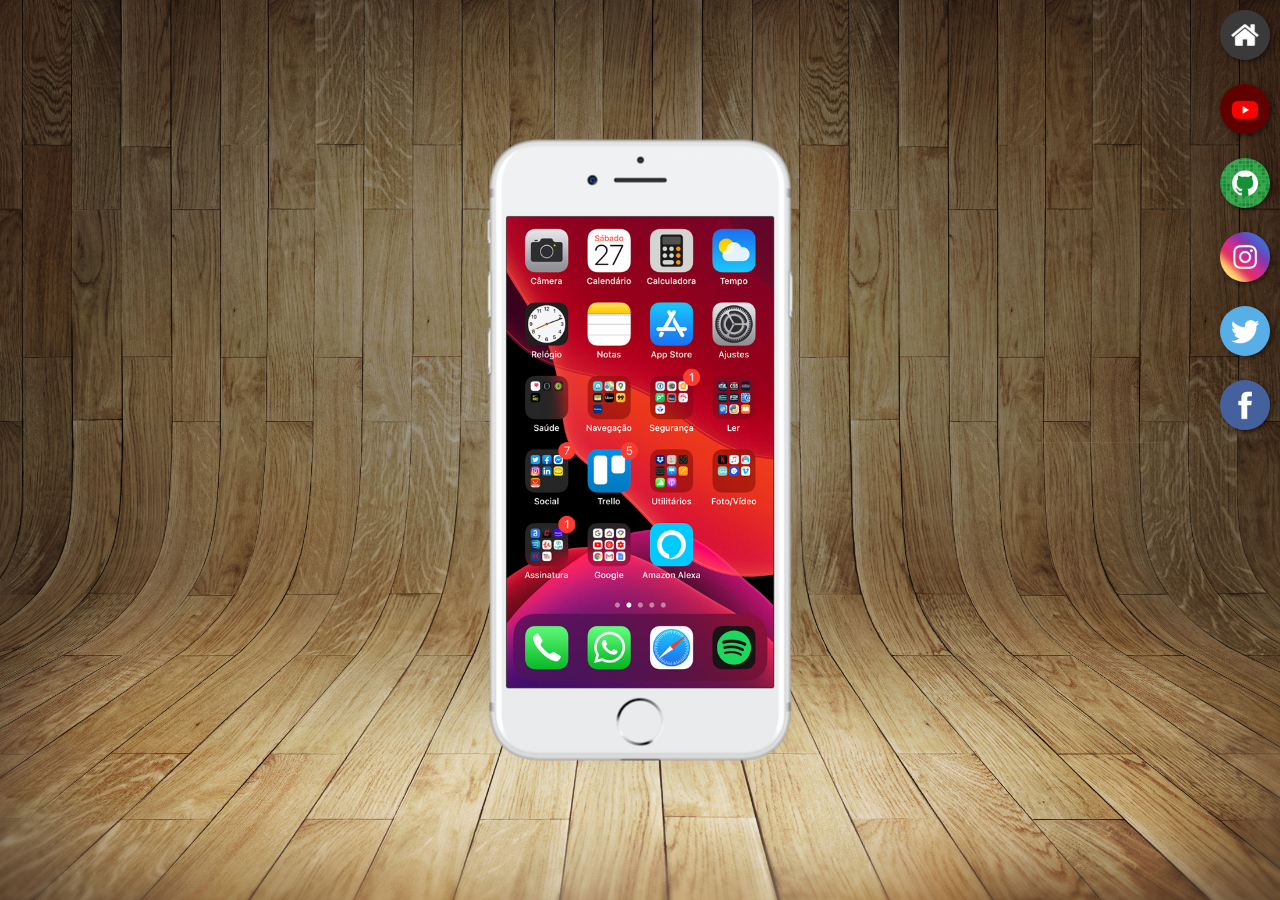
<file: index.html>
<!DOCTYPE html>
<html lang="pt-br">
<head>
    <meta charset="UTF-8">
    <meta http-equiv="X-UA-Compatible" content="IE=edge">
    <meta name="viewport" content="width=device-width, initial-scale=1.0">
    <link rel="shortcut icon" href="pacote-d013/favicon.ico" type="image/x-icon">
    <link rel="stylesheet" href="estilos/style.css">
    <title>Projeto Rede Social</title>
</head>
<body>
   <main>
        <section id="telefone">
            <iframe src="home.html"  name="tela" id="tela" frameborder="0">
                Seu nagevador não é compatível com isso.
            </iframe>
        </section>

        <section id="redes-sociais">
            <a href="home.html" target="tela"><img src="imagens/logo-home.jpg" alt="Home"></a><br>
            <a href="youtube.html" target="tela"><img src="imagens/logo-youtube.jpg" alt="youtube"></a><br>
            <a href="github.html" target="tela"><img src="imagens/logo-github.jpg" alt="github"></a><br>
            <a href="instagram.html" target="tela"><img src="imagens/logo-instagram.jpg" alt="instagram"></a><br>
            <a href="twitter.html" target="tela"><img src="imagens/logo-twitter.jpg" alt="twitter"></a><br>
            <a href="facebook.html" target="tela"><img src="imagens/logo-facebook.jpg" alt="logo-facebook"></a>
        </section>
   </main>
</body>
</html>
</file>
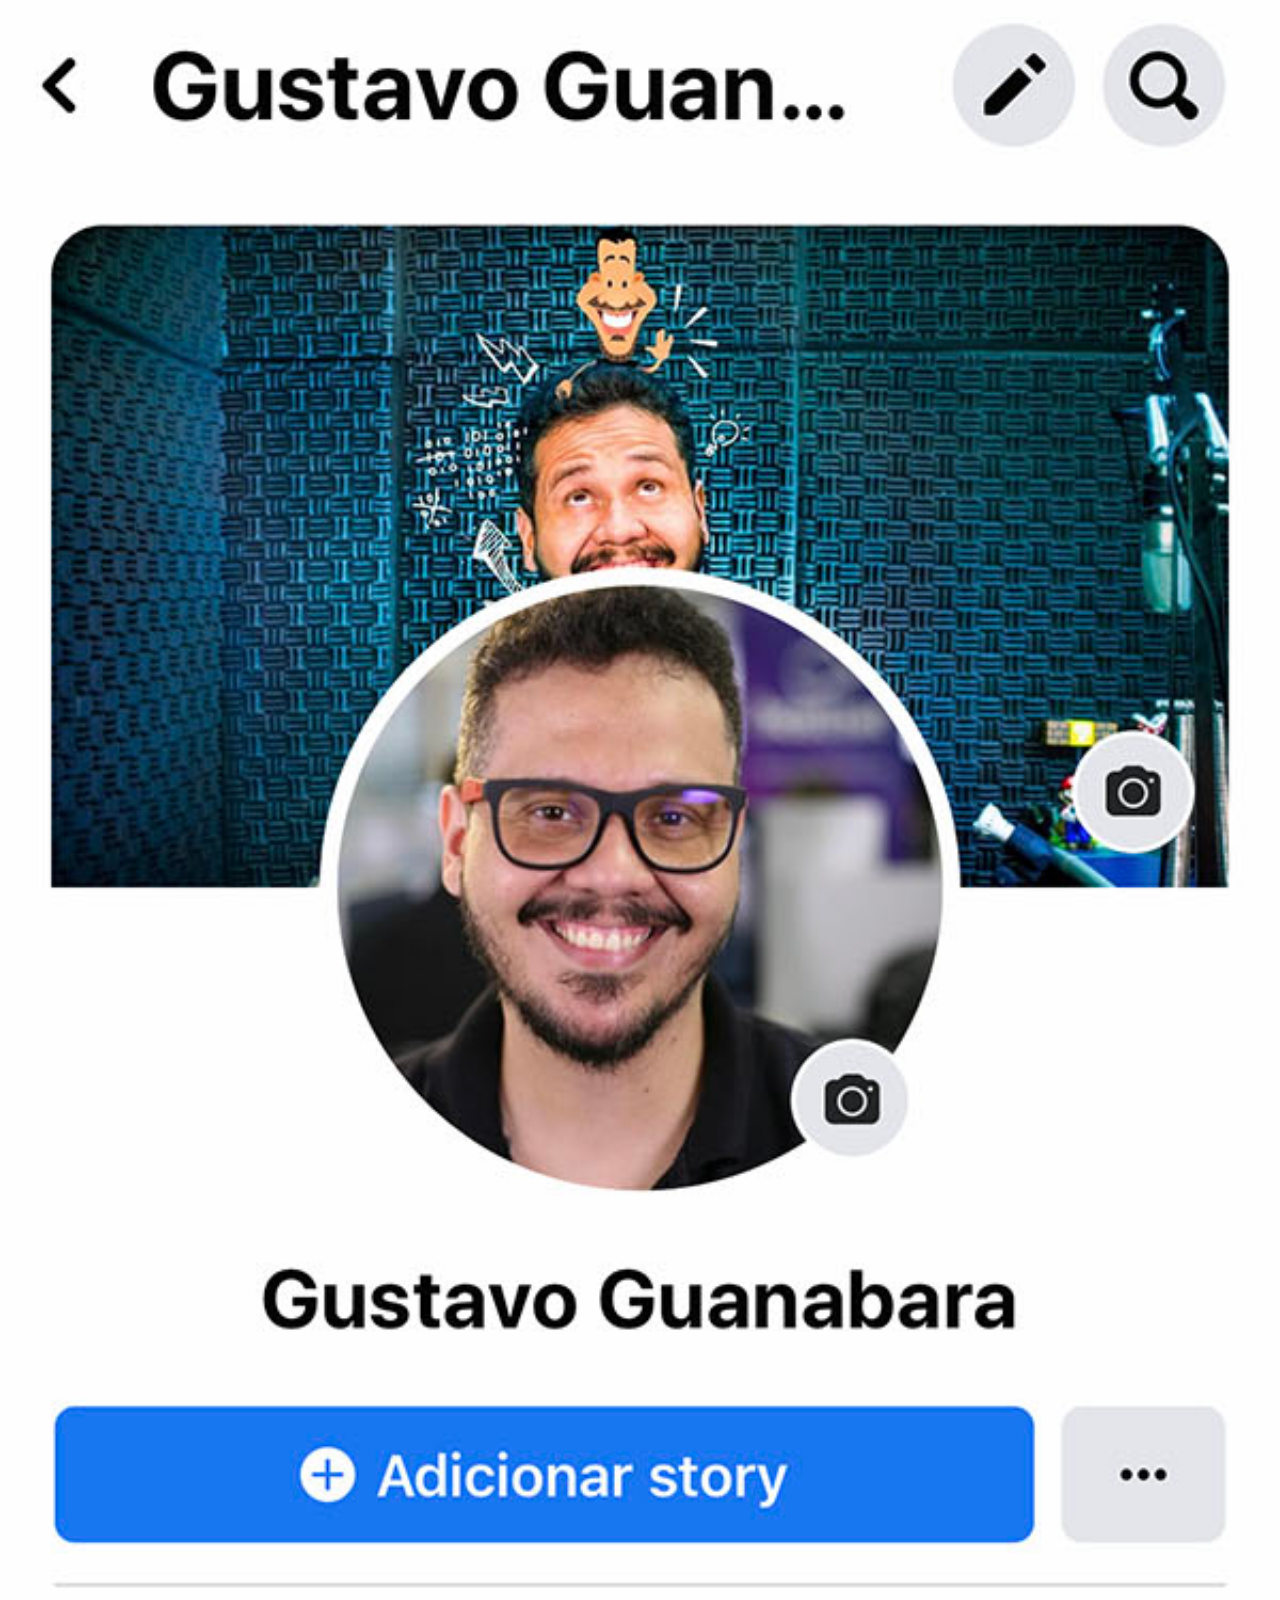
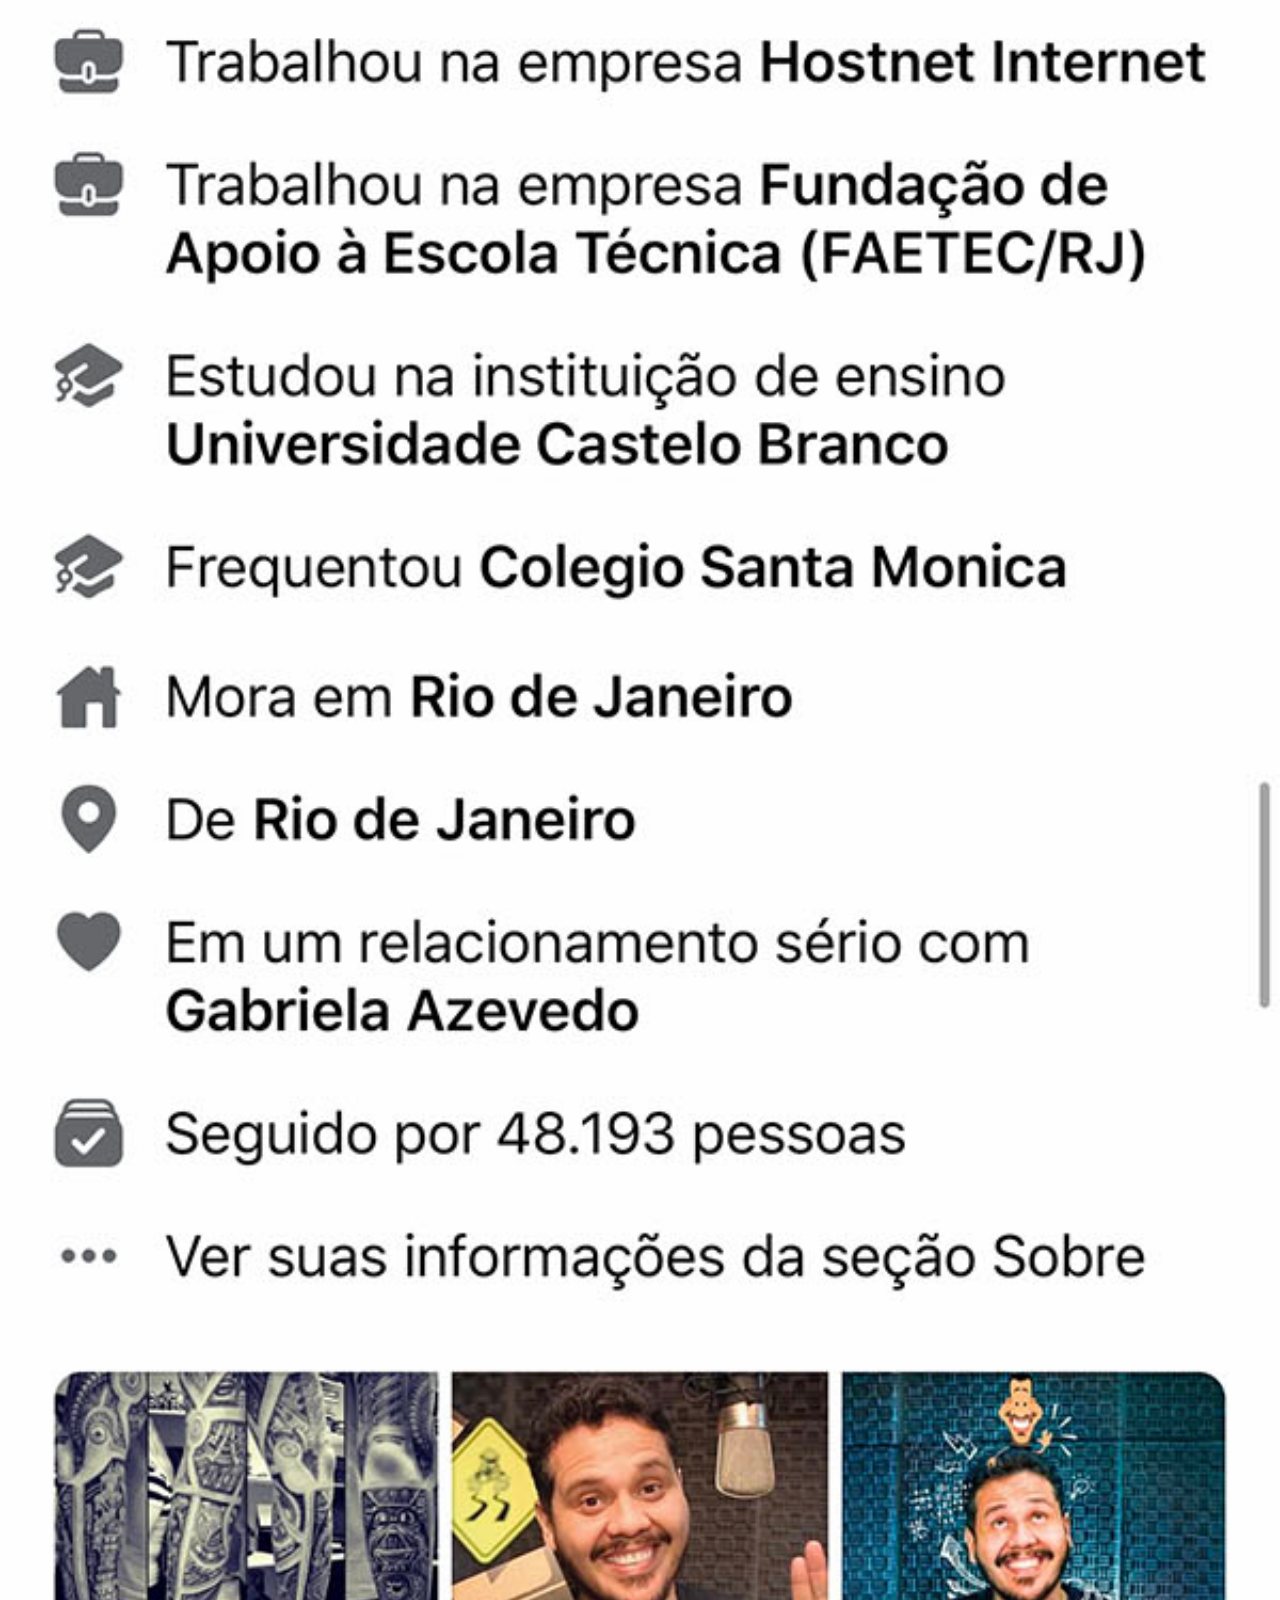
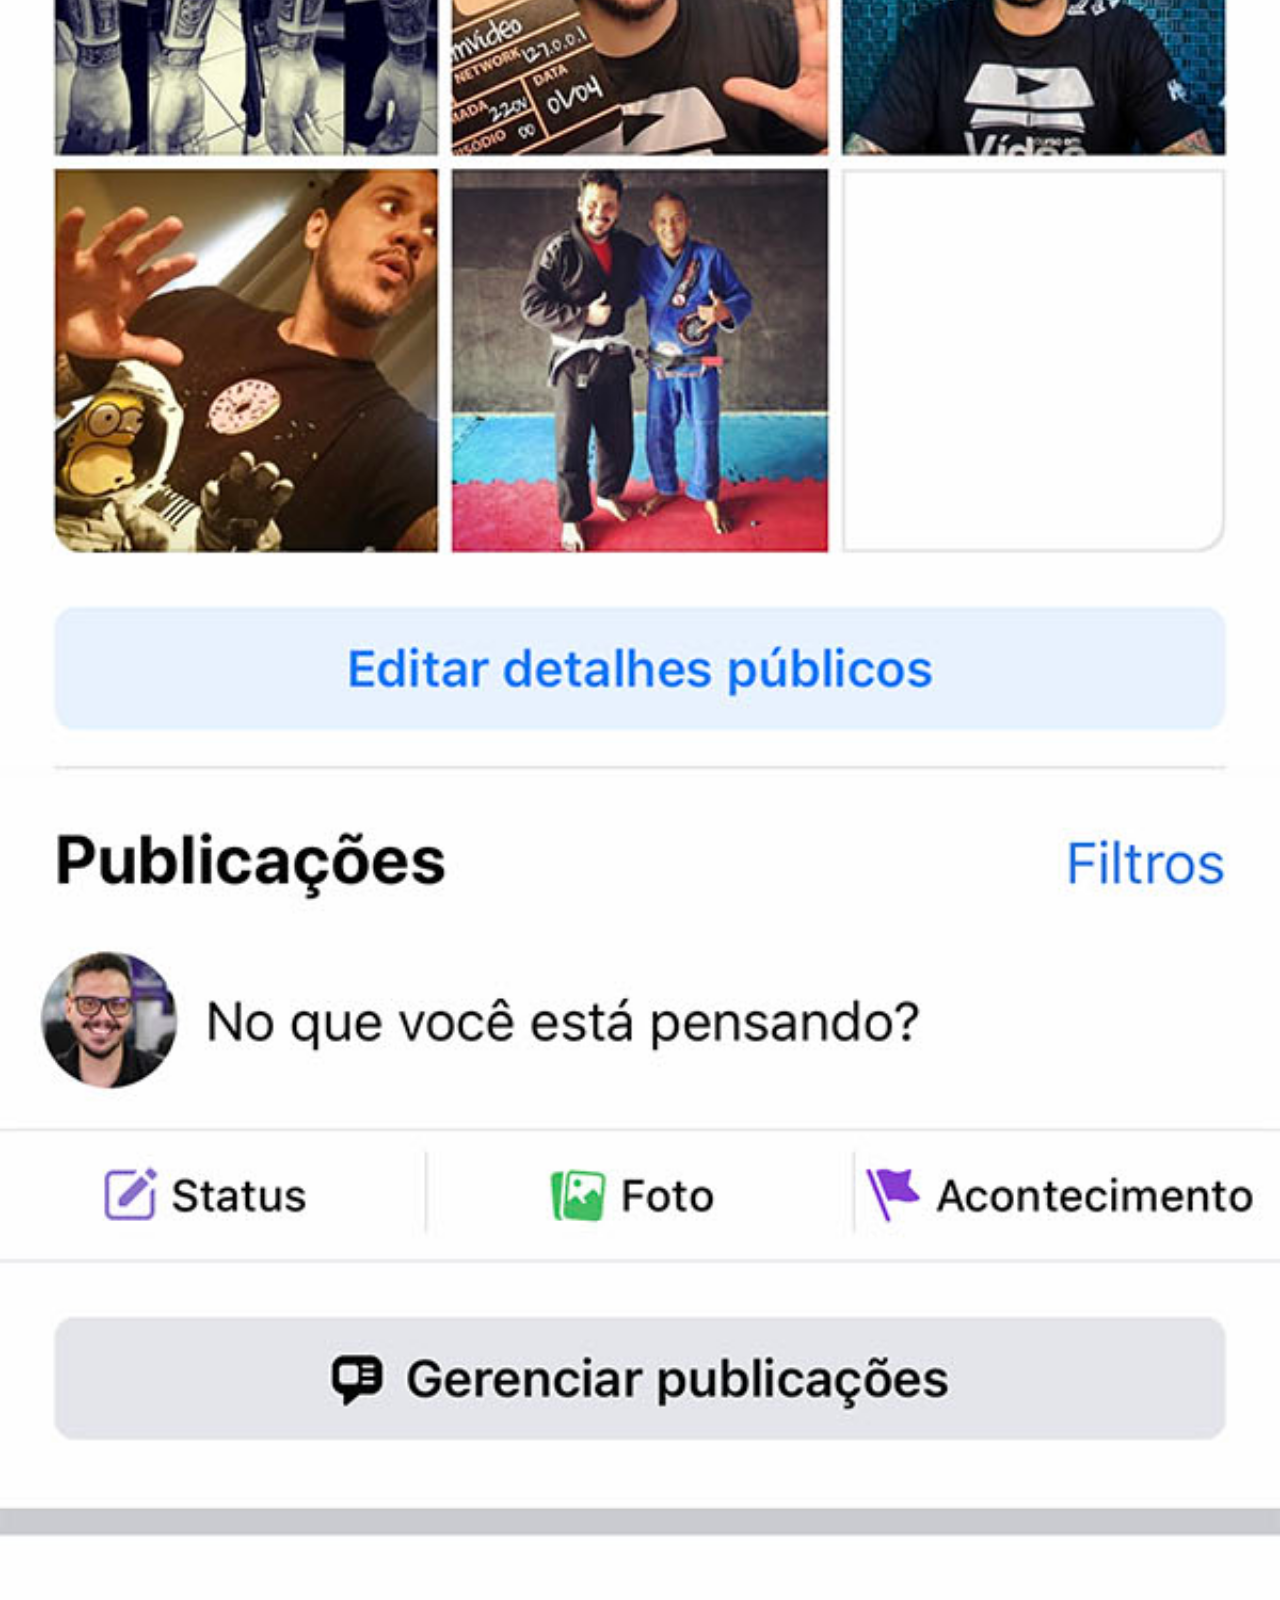
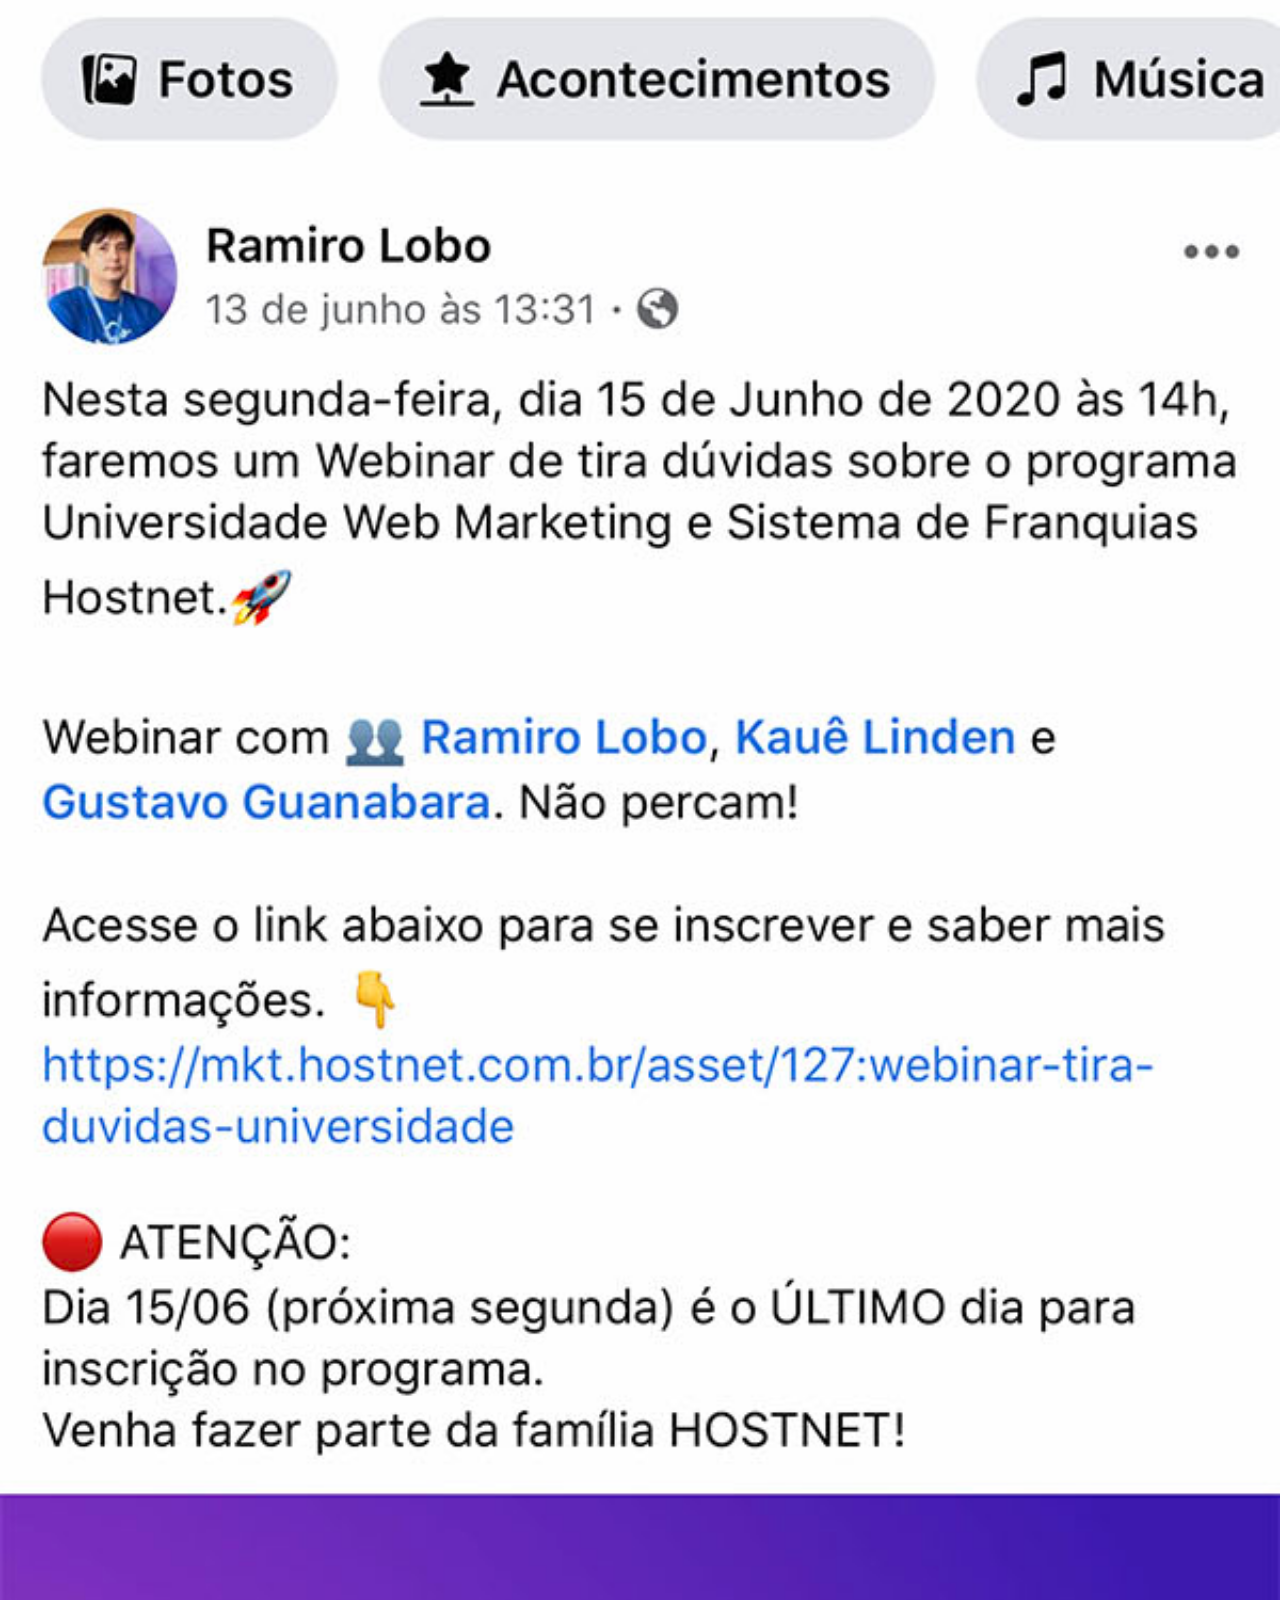
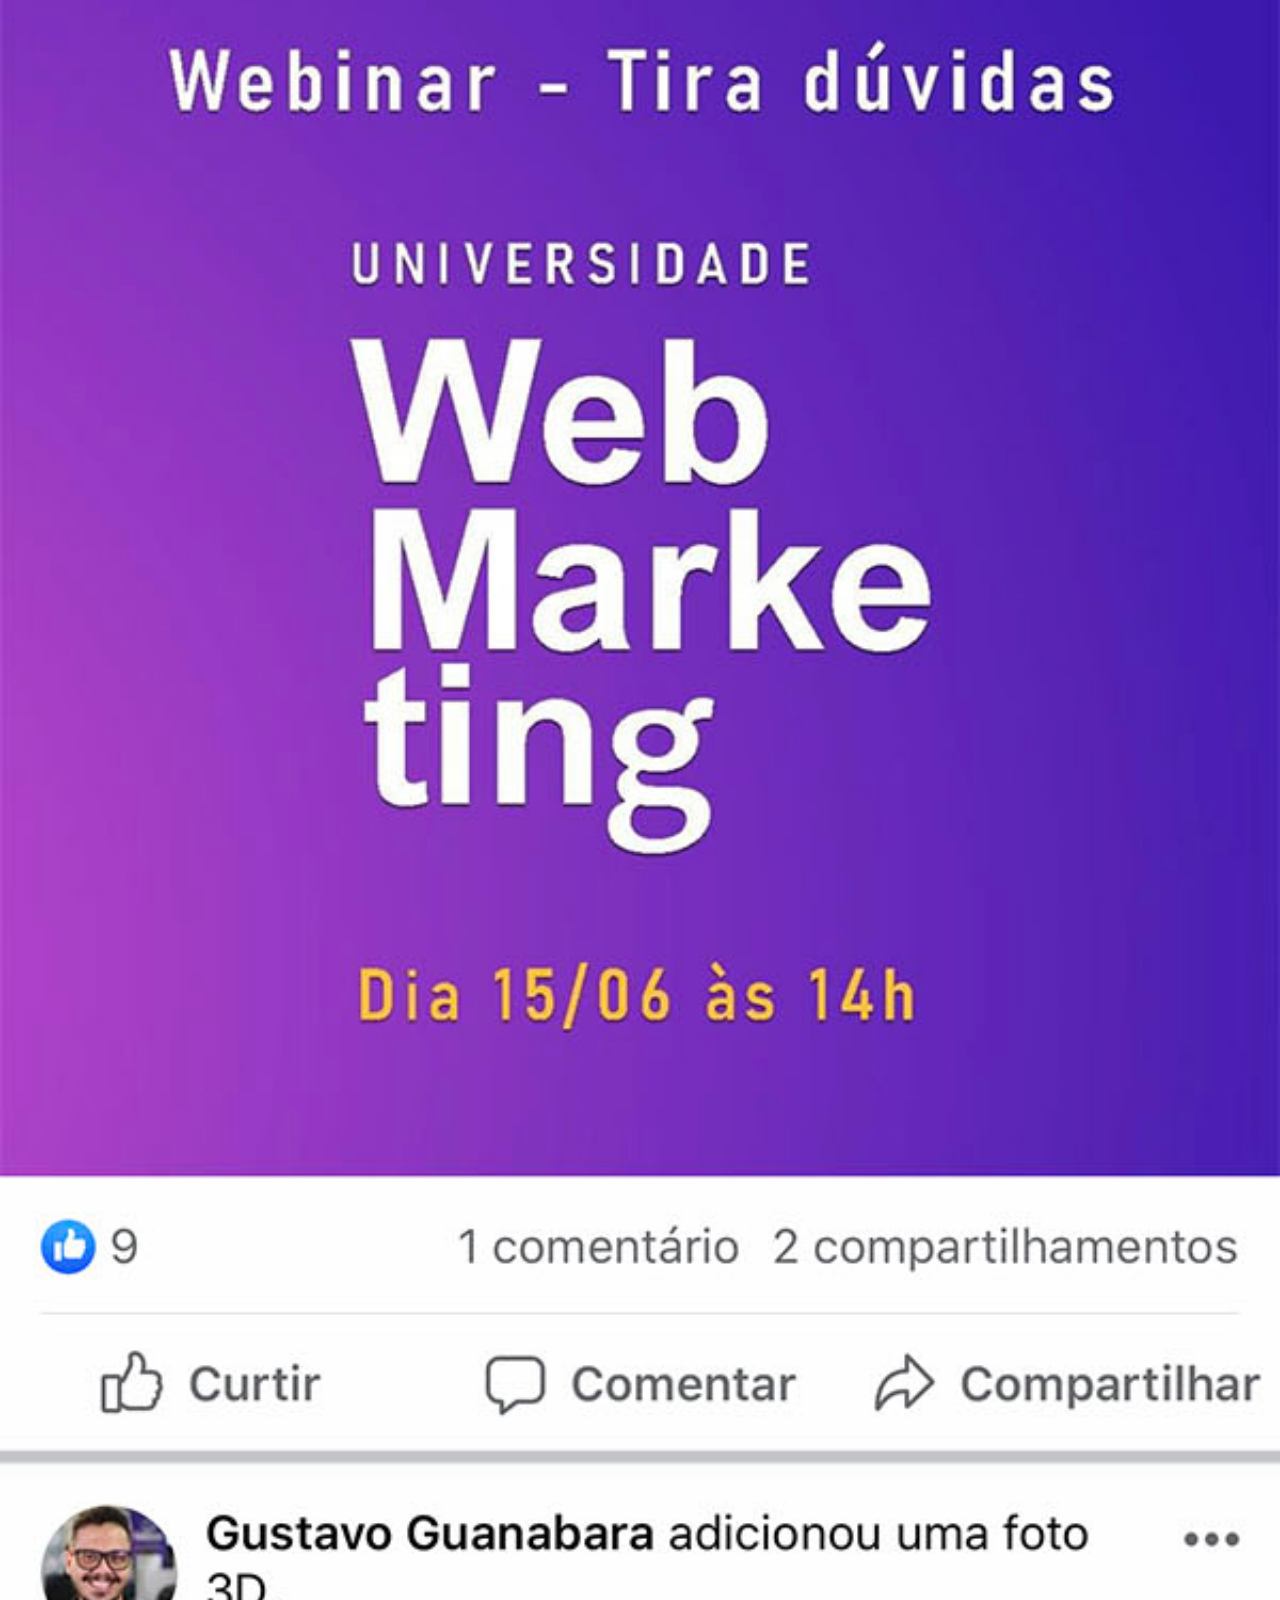
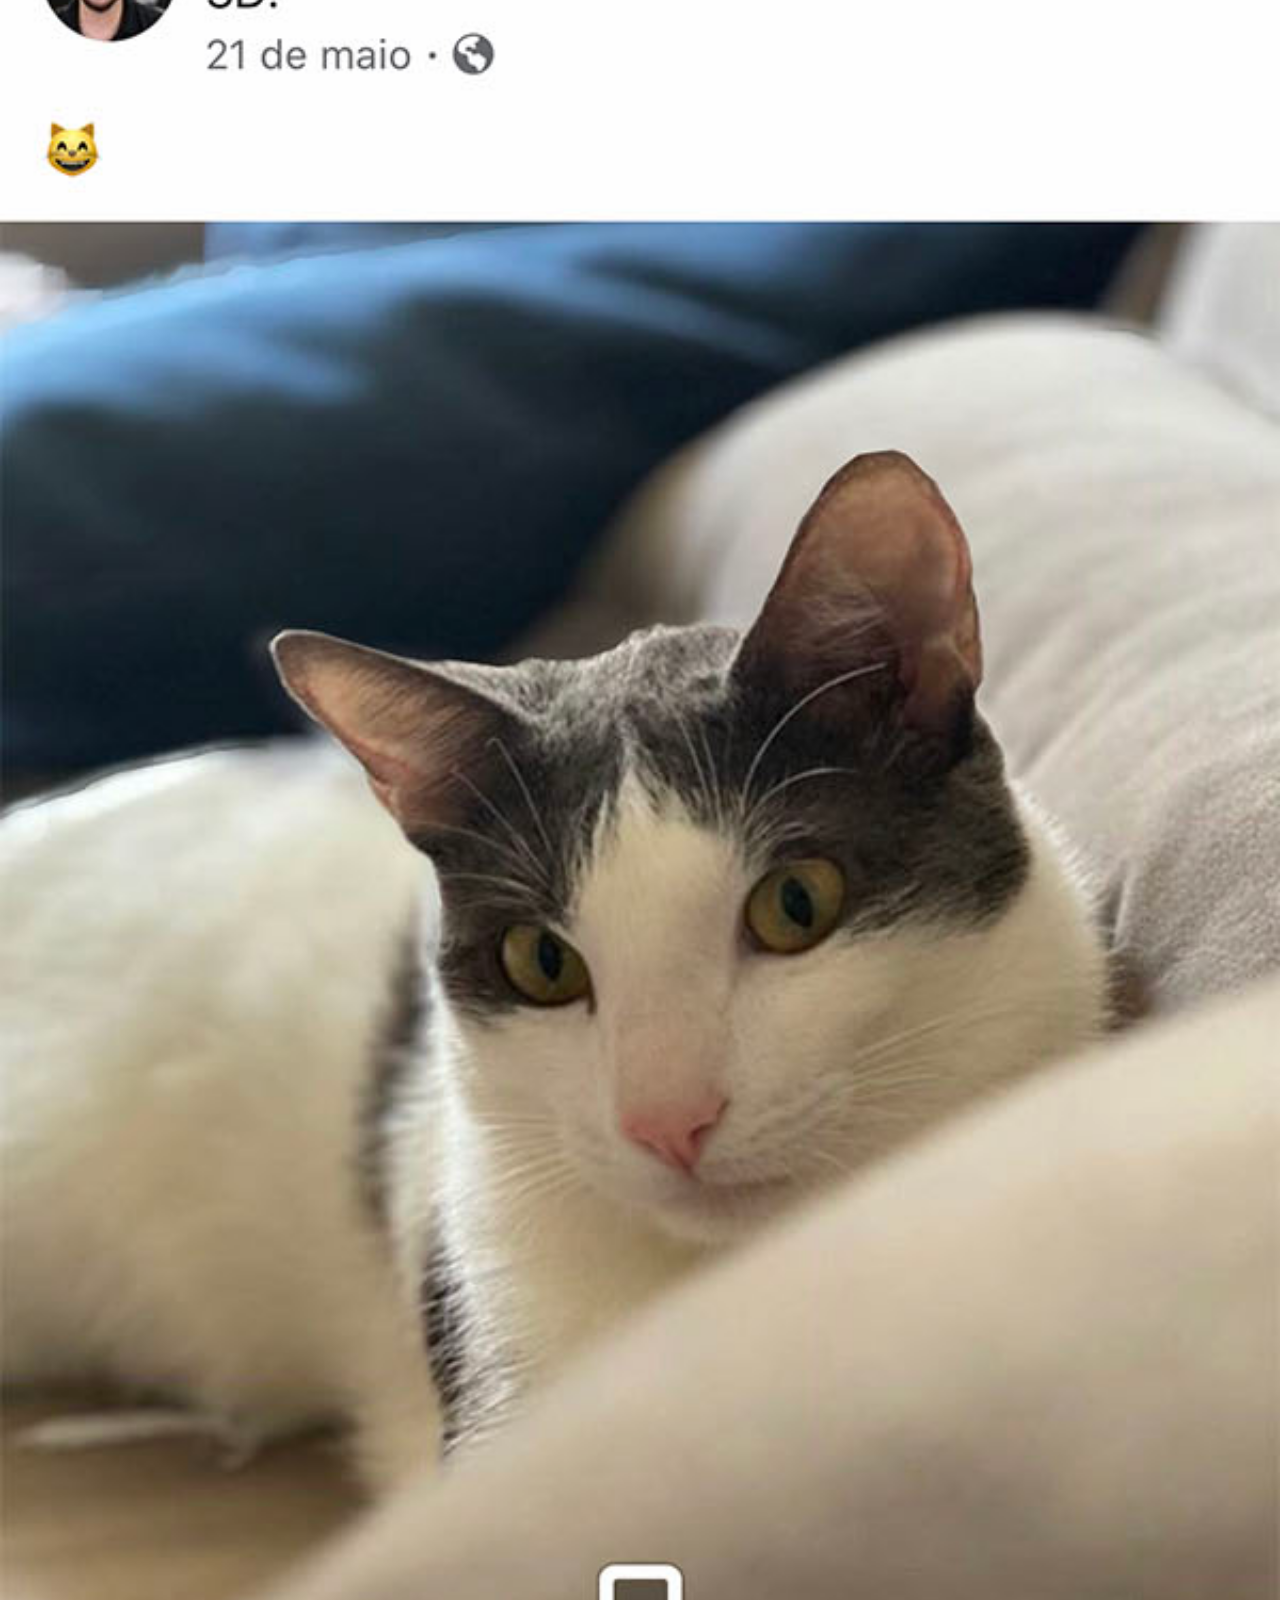
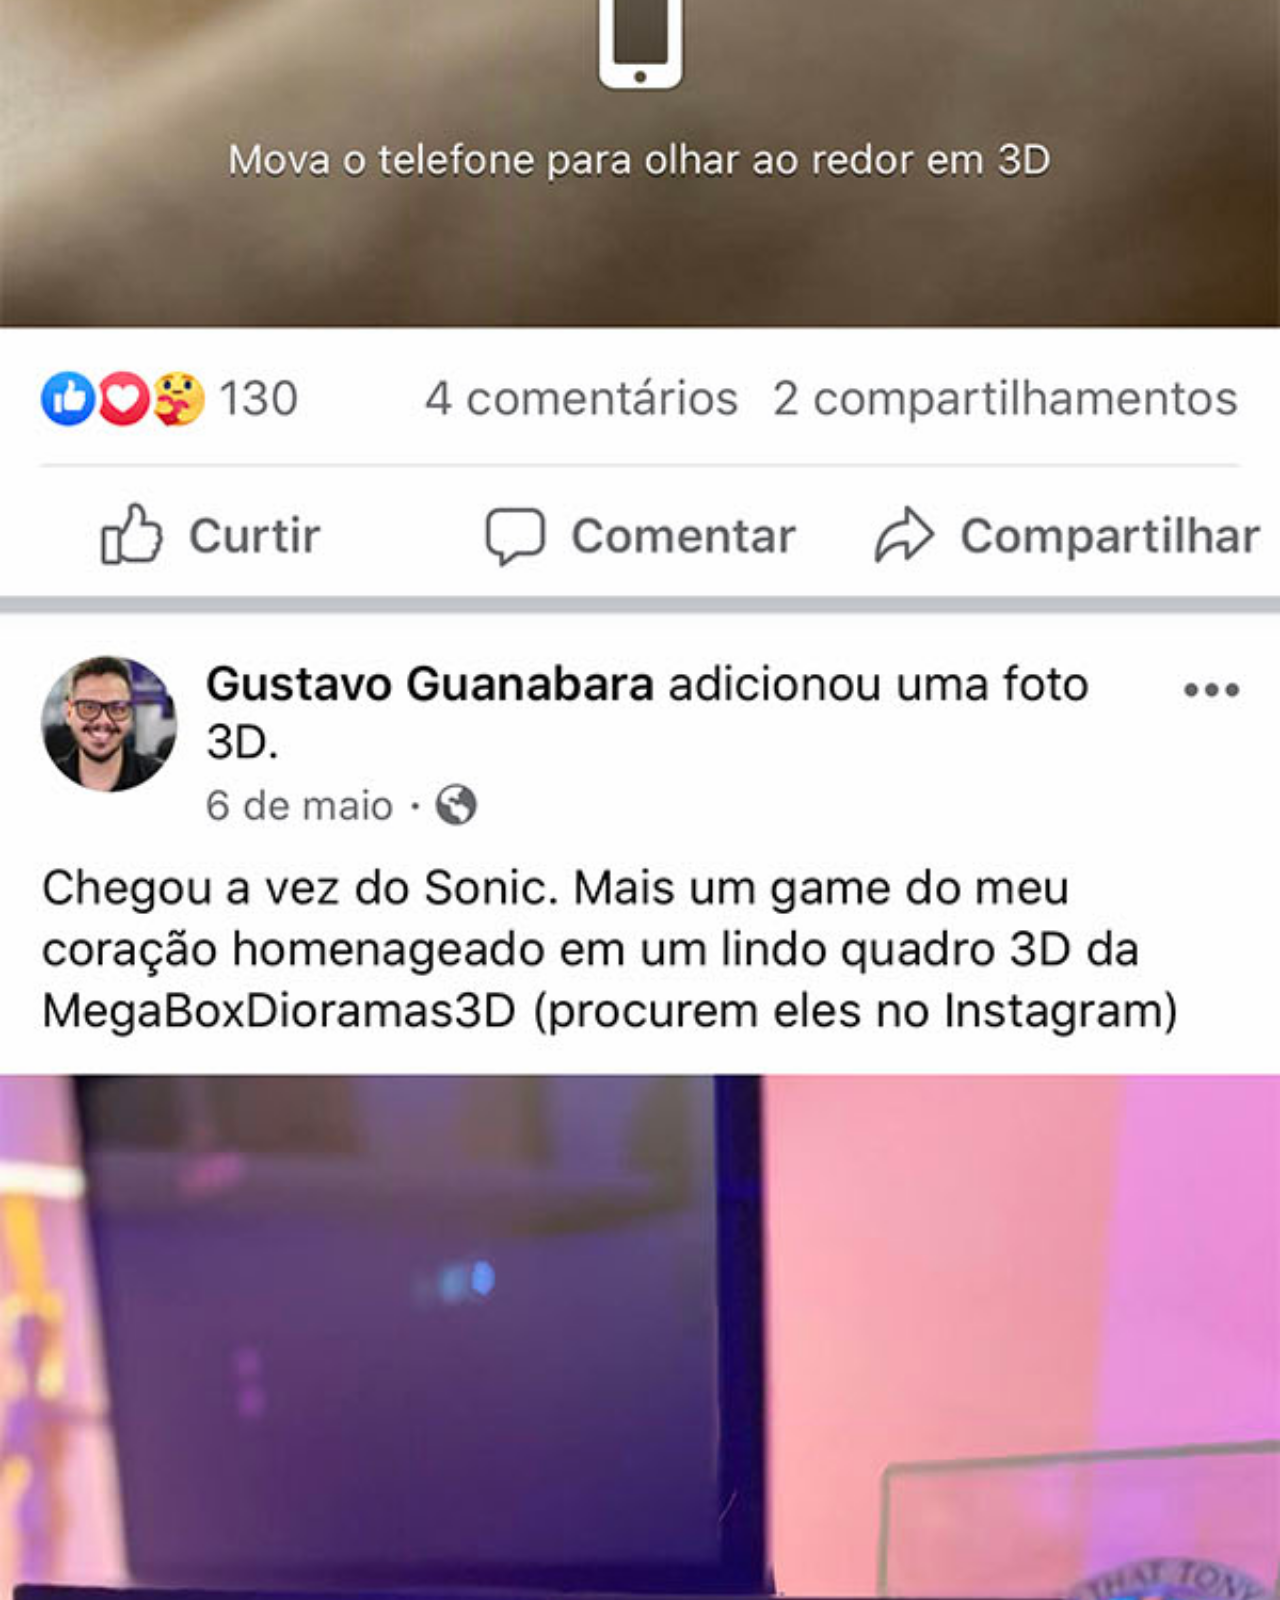
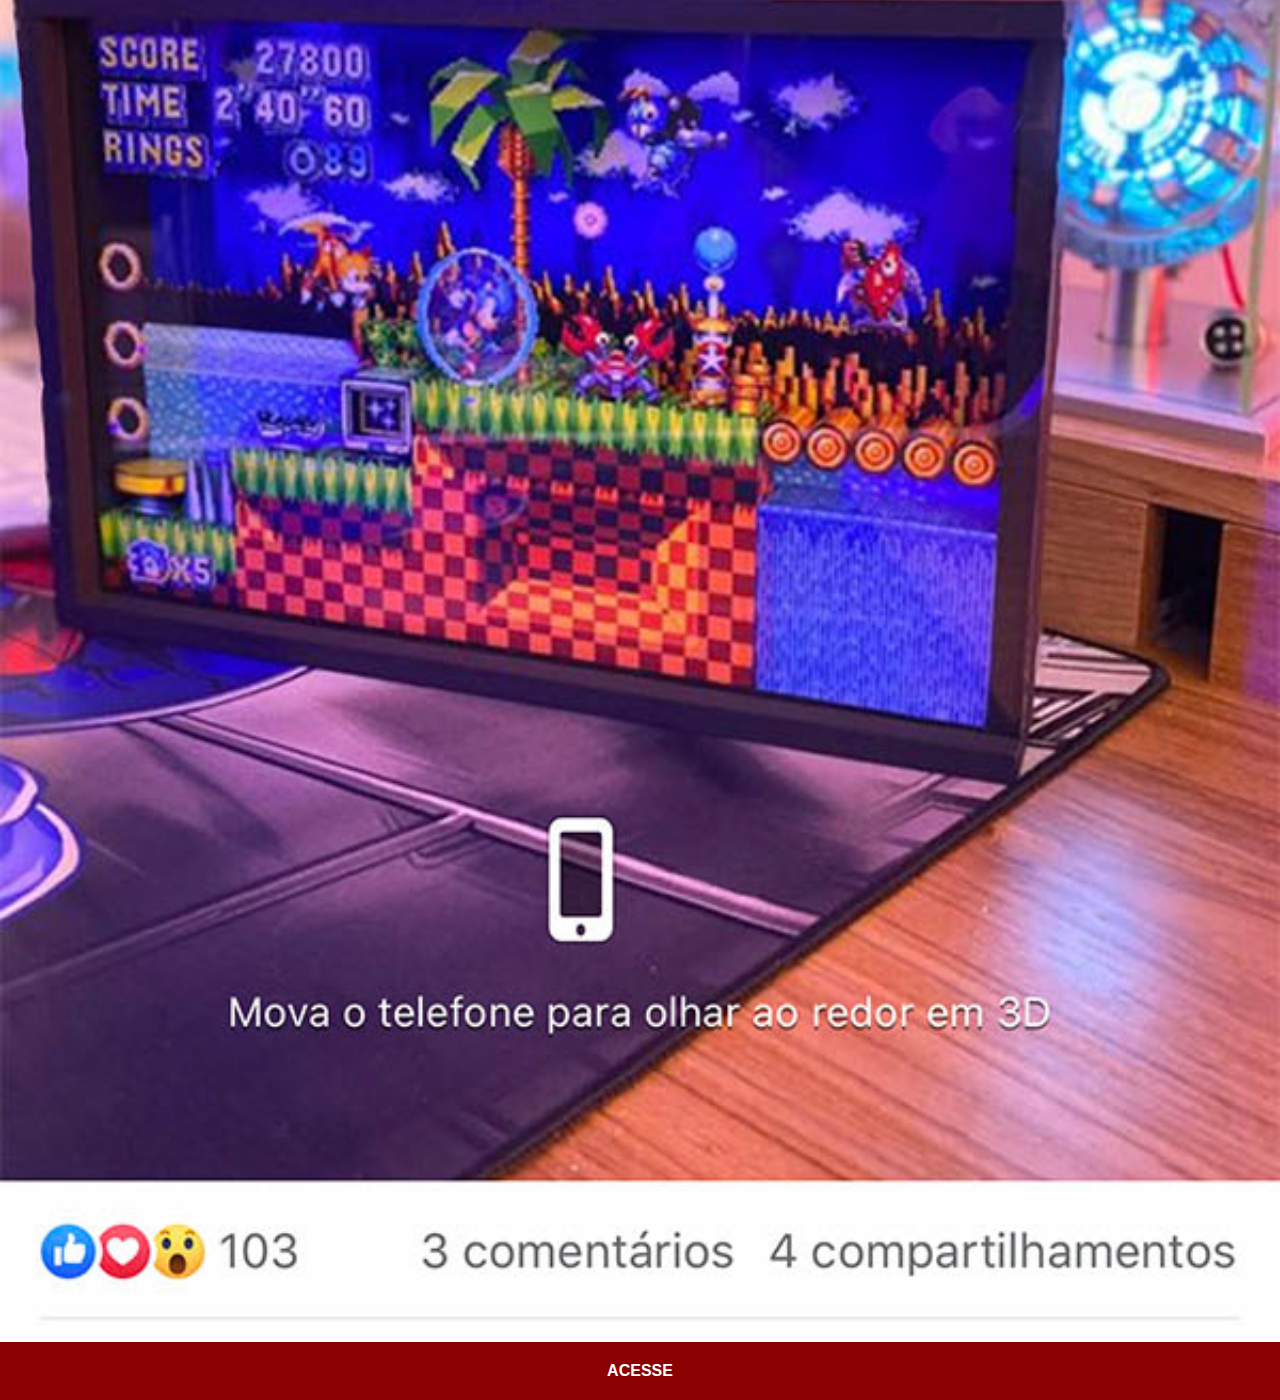
<file: facebook.html>
<!DOCTYPE html>
<html lang="pt-br">
<head>
    <meta charset="UTF-8">
    <meta http-equiv="X-UA-Compatible" content="IE=edge">
    <meta name="viewport" content="width=device-width, initial-scale=1.0">
    <link rel="stylesheet" href="estilos/social.css">
    <title>Facebook</title>
</head>
<body>
    <img src="imagens/tela-facebook.jpg" alt="Facebook">
    <a href="#">ACESSE</a>
</body>
</html>
</file>
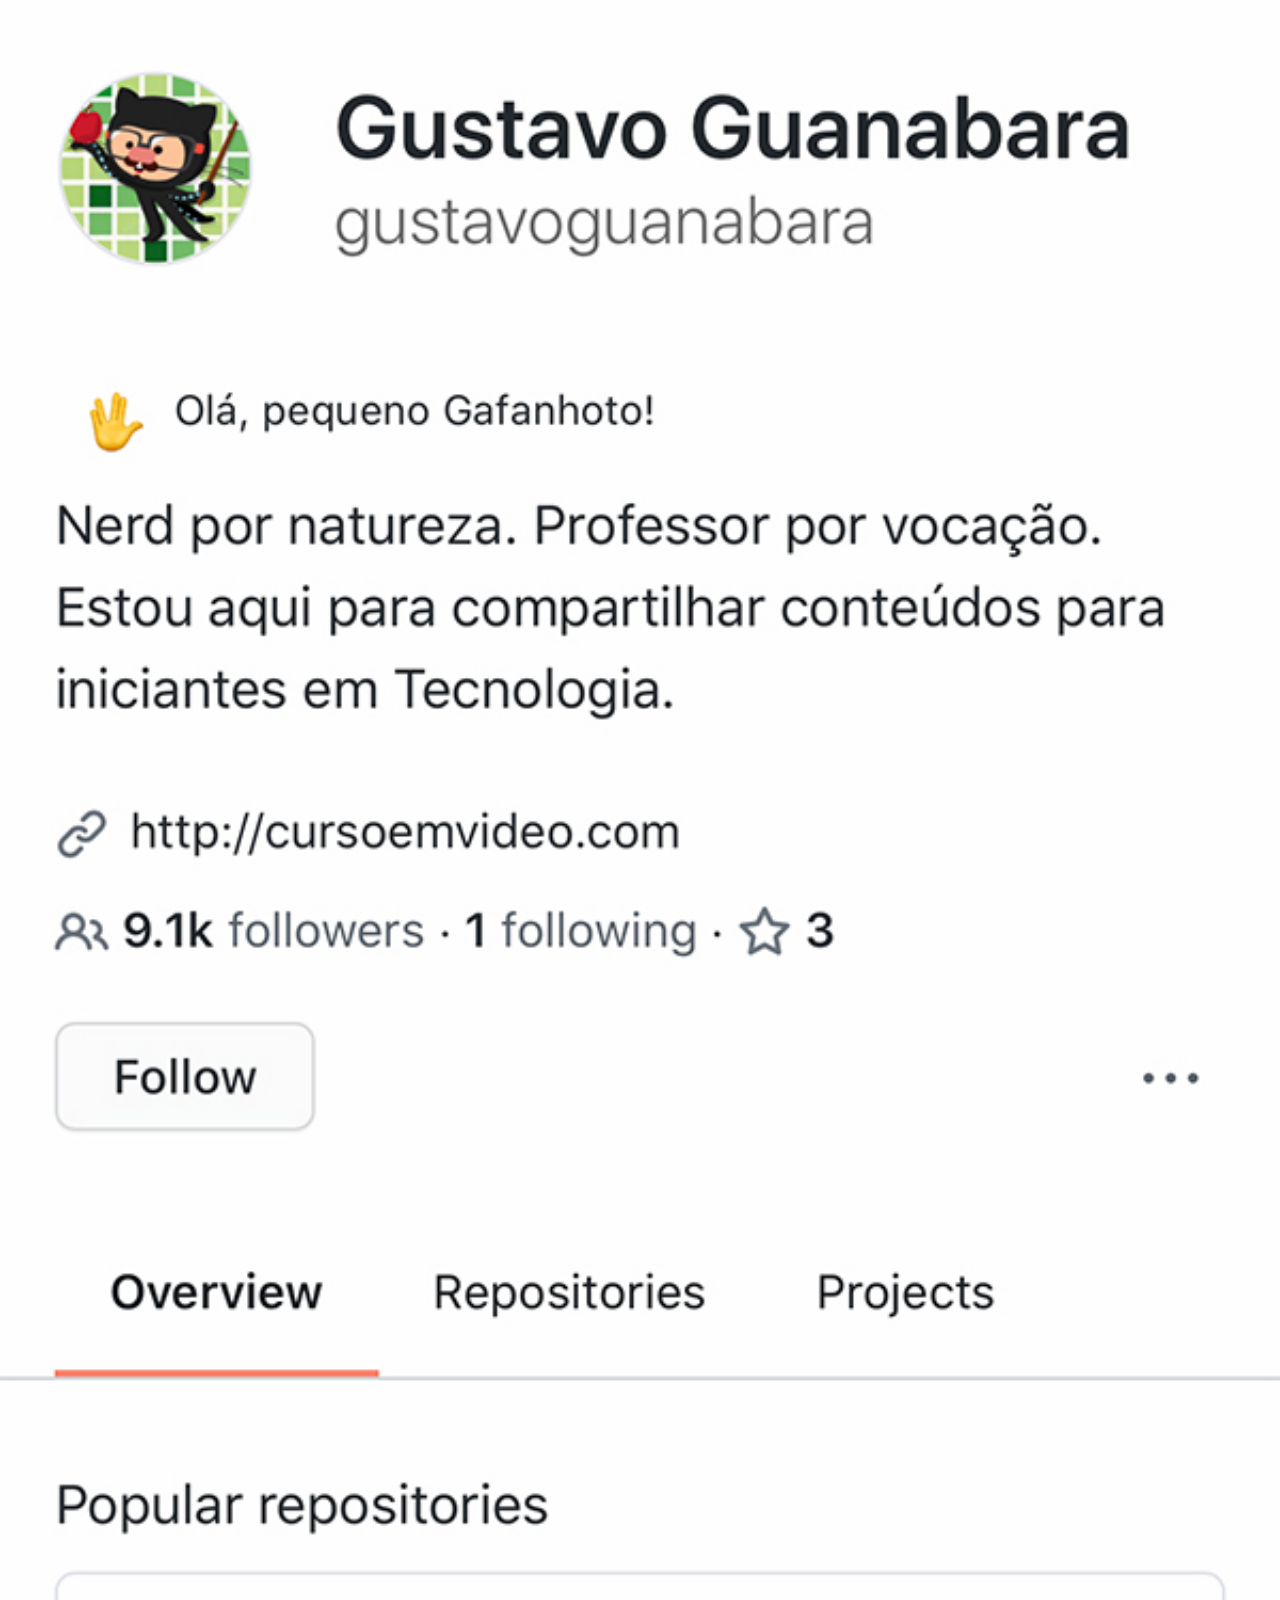
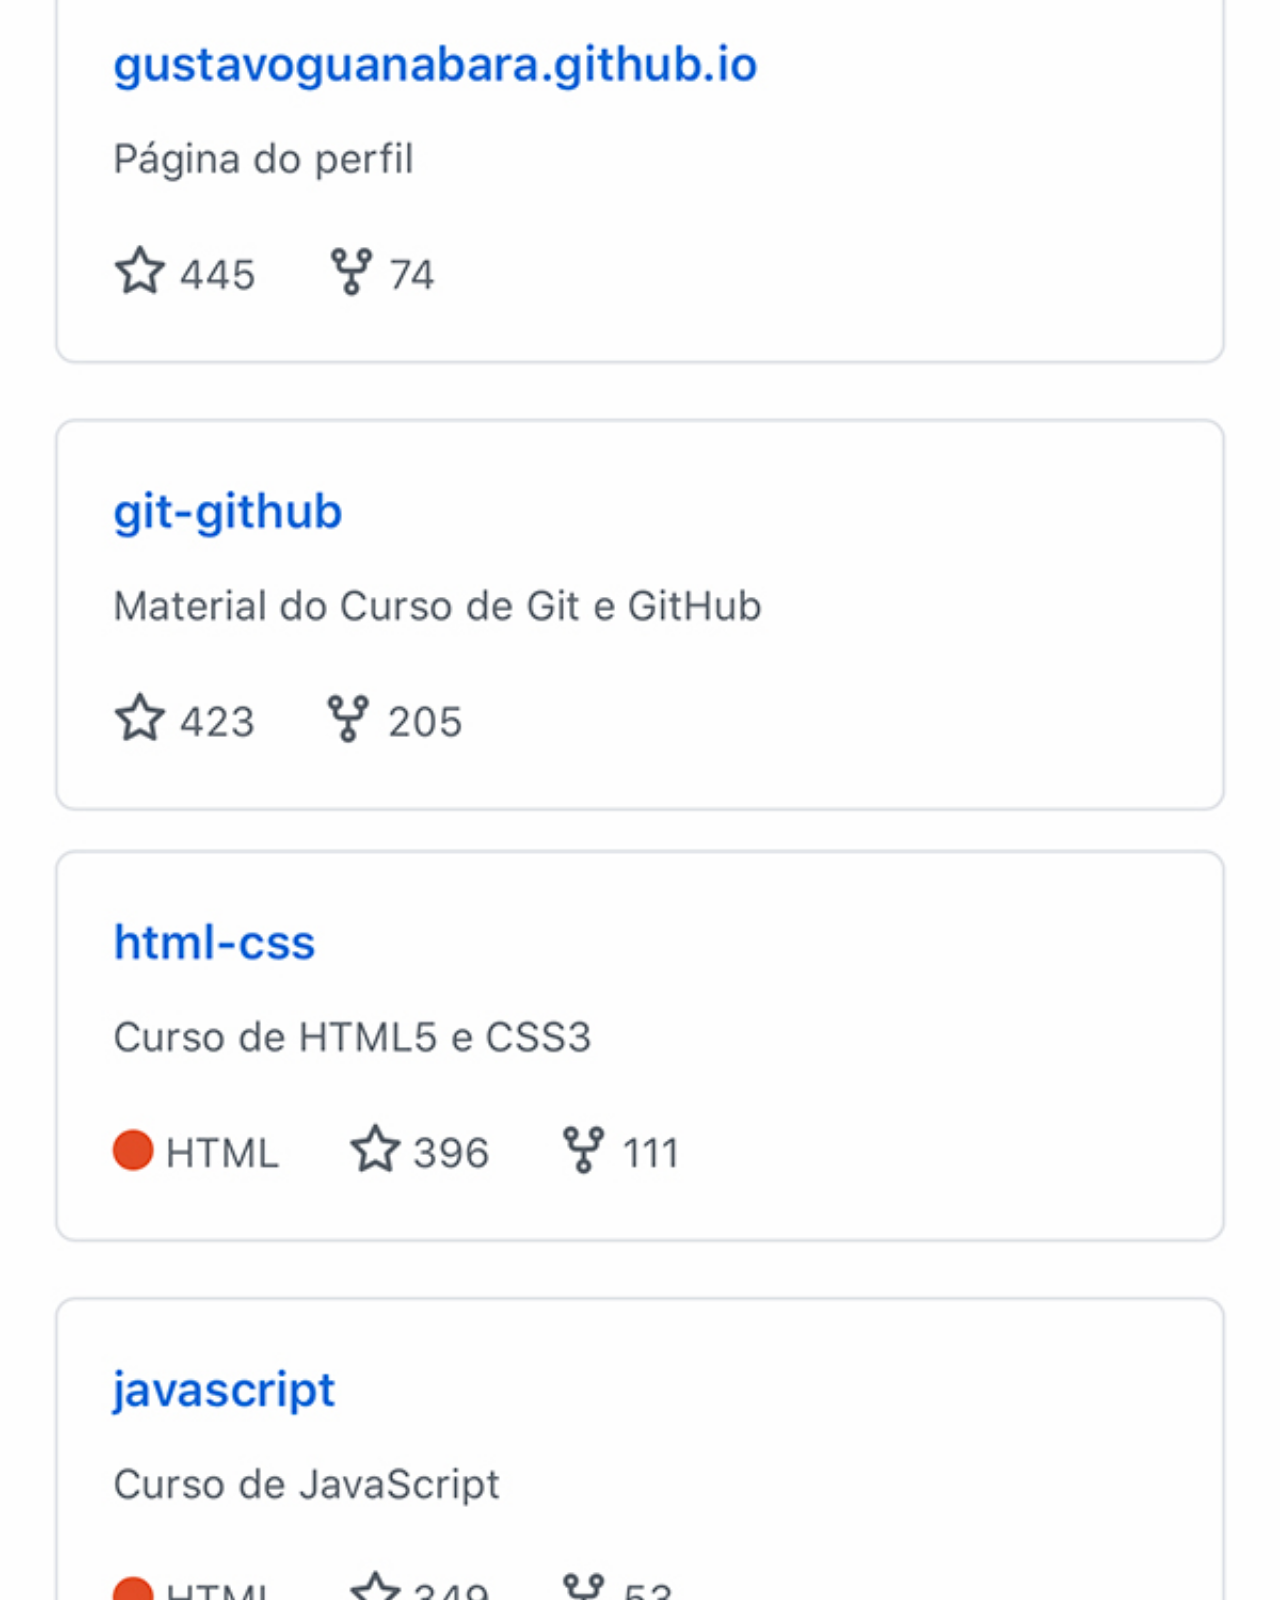
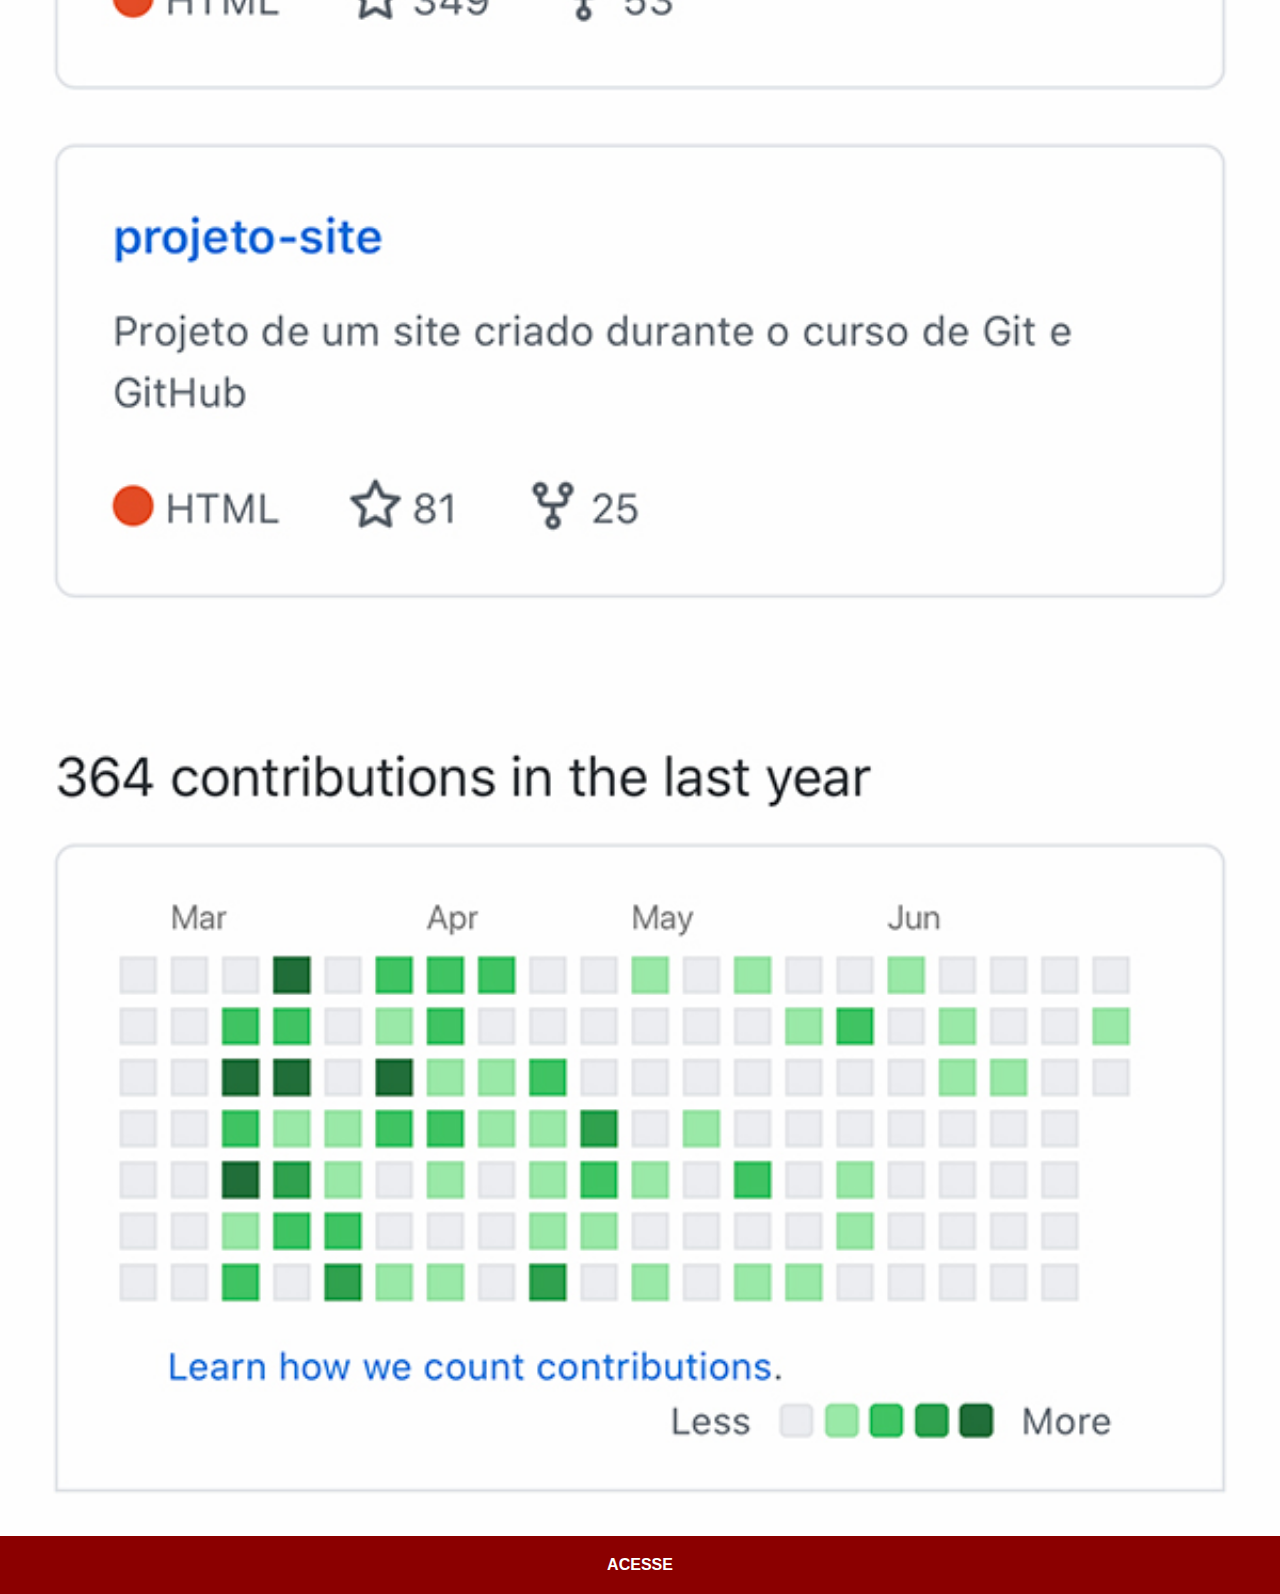
<file: github.html>
<!DOCTYPE html>
<html lang="pt-br">
<head>
    <meta charset="UTF-8">
    <meta http-equiv="X-UA-Compatible" content="IE=edge">
    <meta name="viewport" content="width=device-width, initial-scale=1.0">
    <title>GitHub</title>
    <link rel="stylesheet" href="estilos/social.css">
</head>
<body>
    <img src="imagens/tela-github.jpg" alt="GitHub">
    <a href="https://github.com/gustavoguanabara" target="_blank">ACESSE</a>
</body>
</html>
</file>
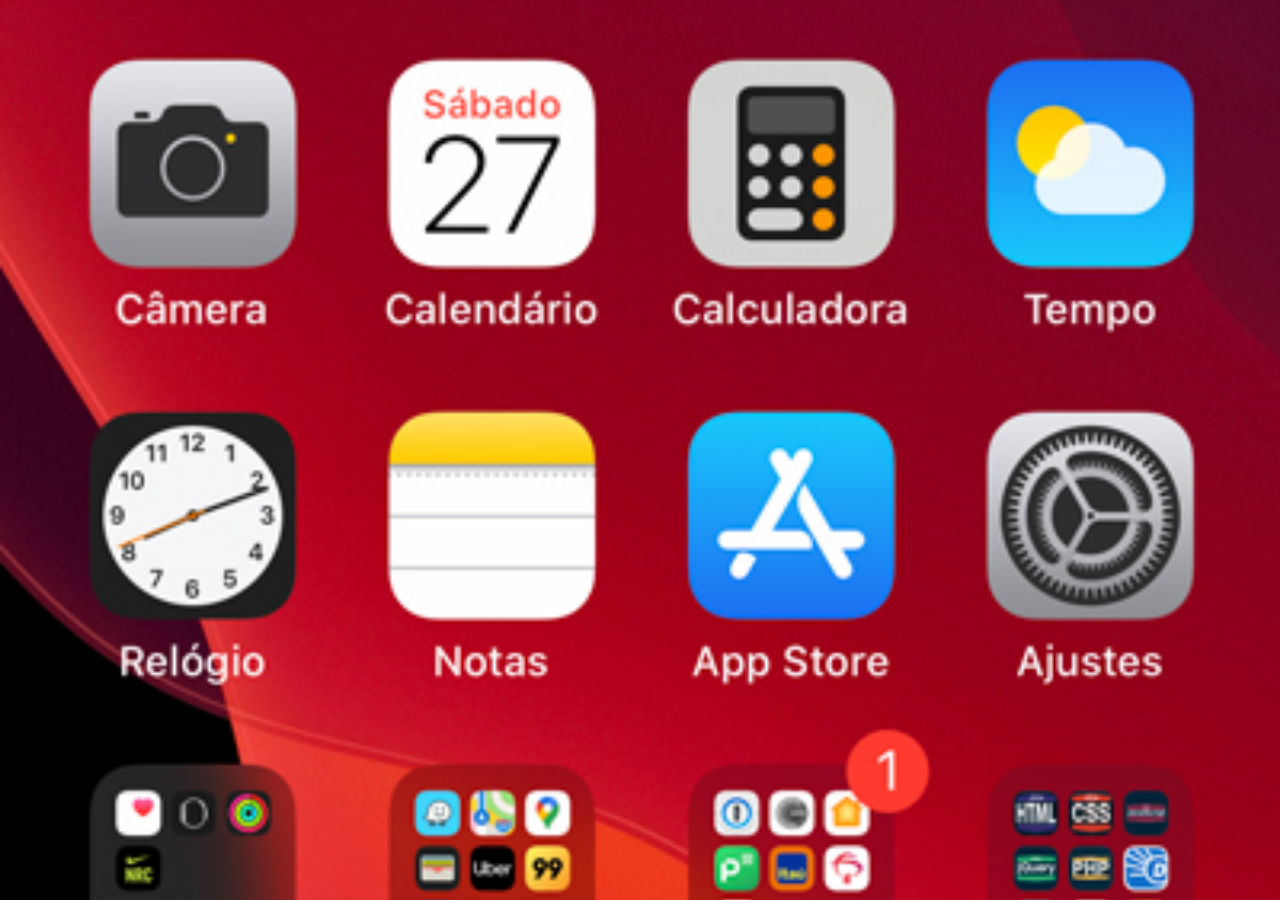
<file: home.html>
<!DOCTYPE html>
<html lang="pt-br">
<head>
    <meta charset="UTF-8">
    <meta http-equiv="X-UA-Compatible" content="IE=edge">
    <meta name="viewport" content="width=device-width, initial-scale=1.0">
    <title>Home</title>
</head>
<style>
    *{
        margin: 0px;
        padding:0px;
        font-family: Arial, Helvetica, sans-serif;
    }
    body{
        height: 100vh;
        width: 100vw;
        background: black url('imagens/tela-home.jpg')no-repeat top center;
        background-size: cover;
    }
</style>
<body>
    
</body>
</html>
</file>
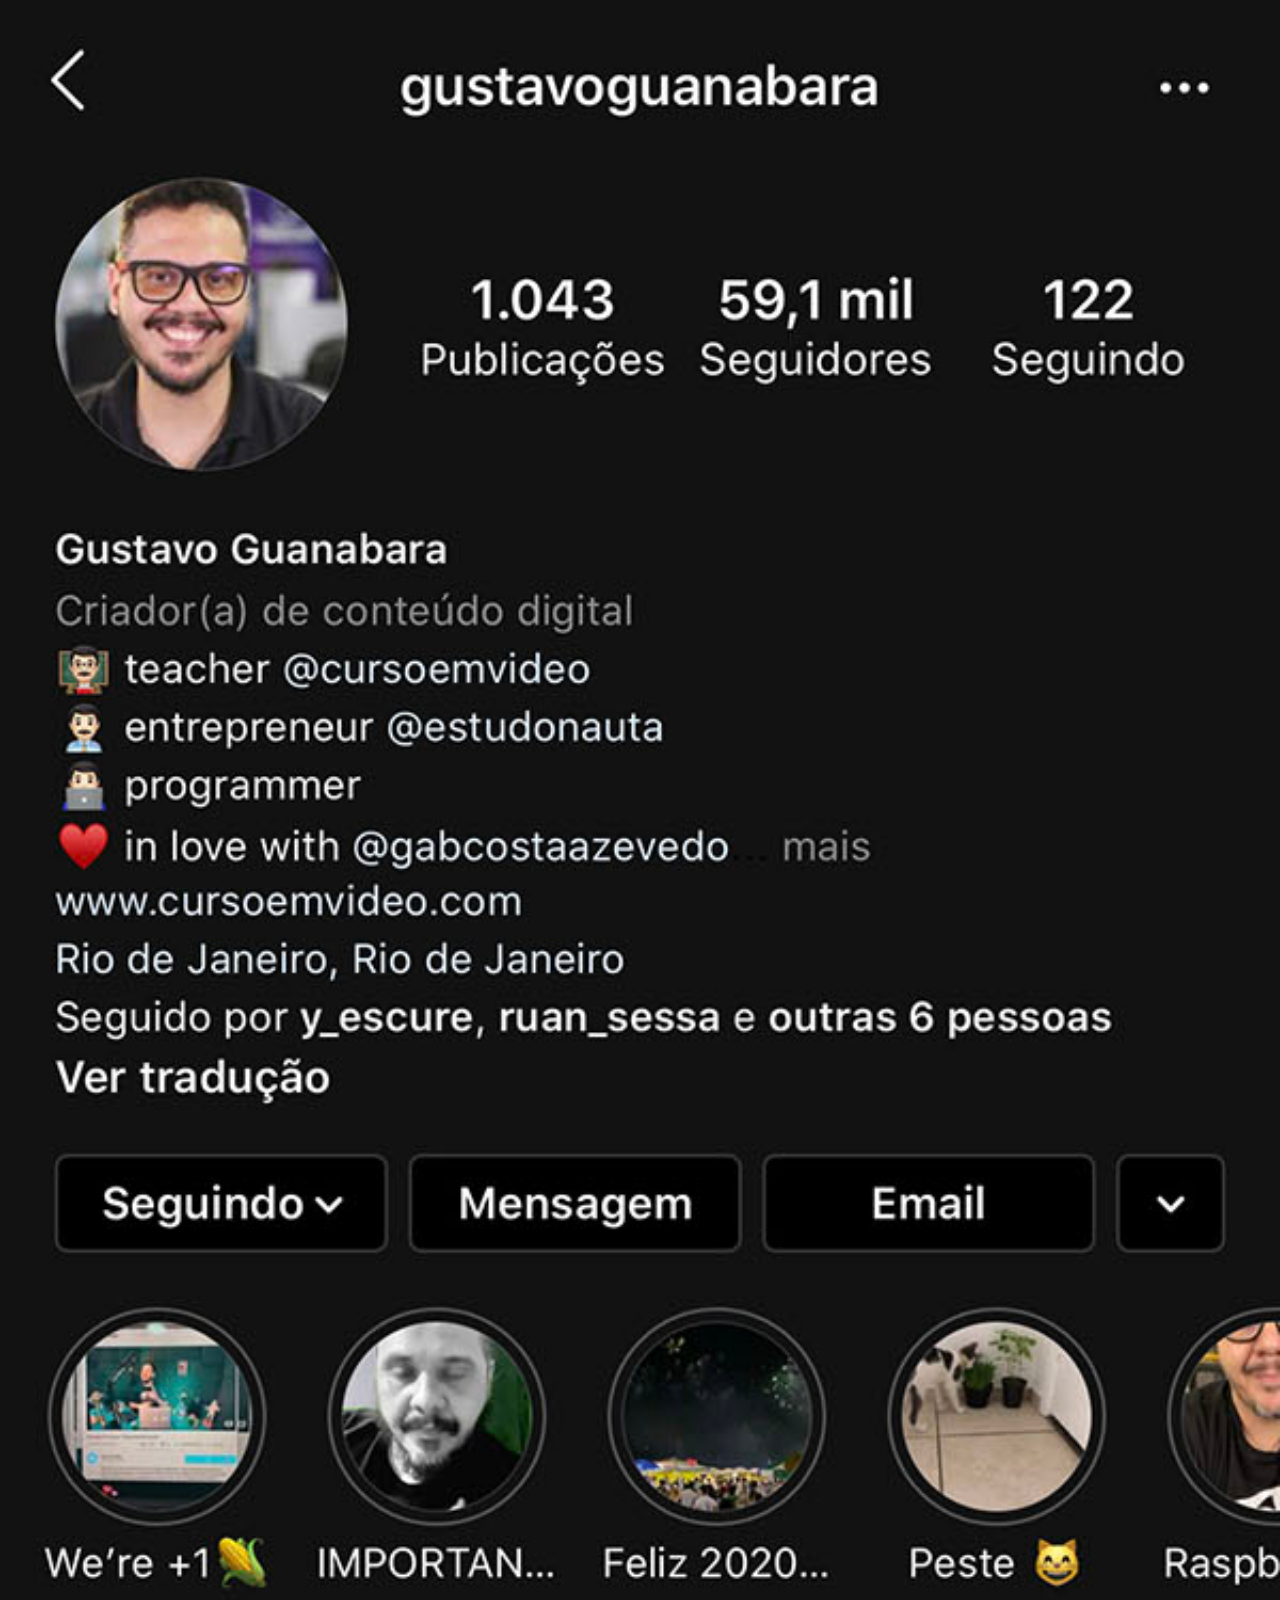
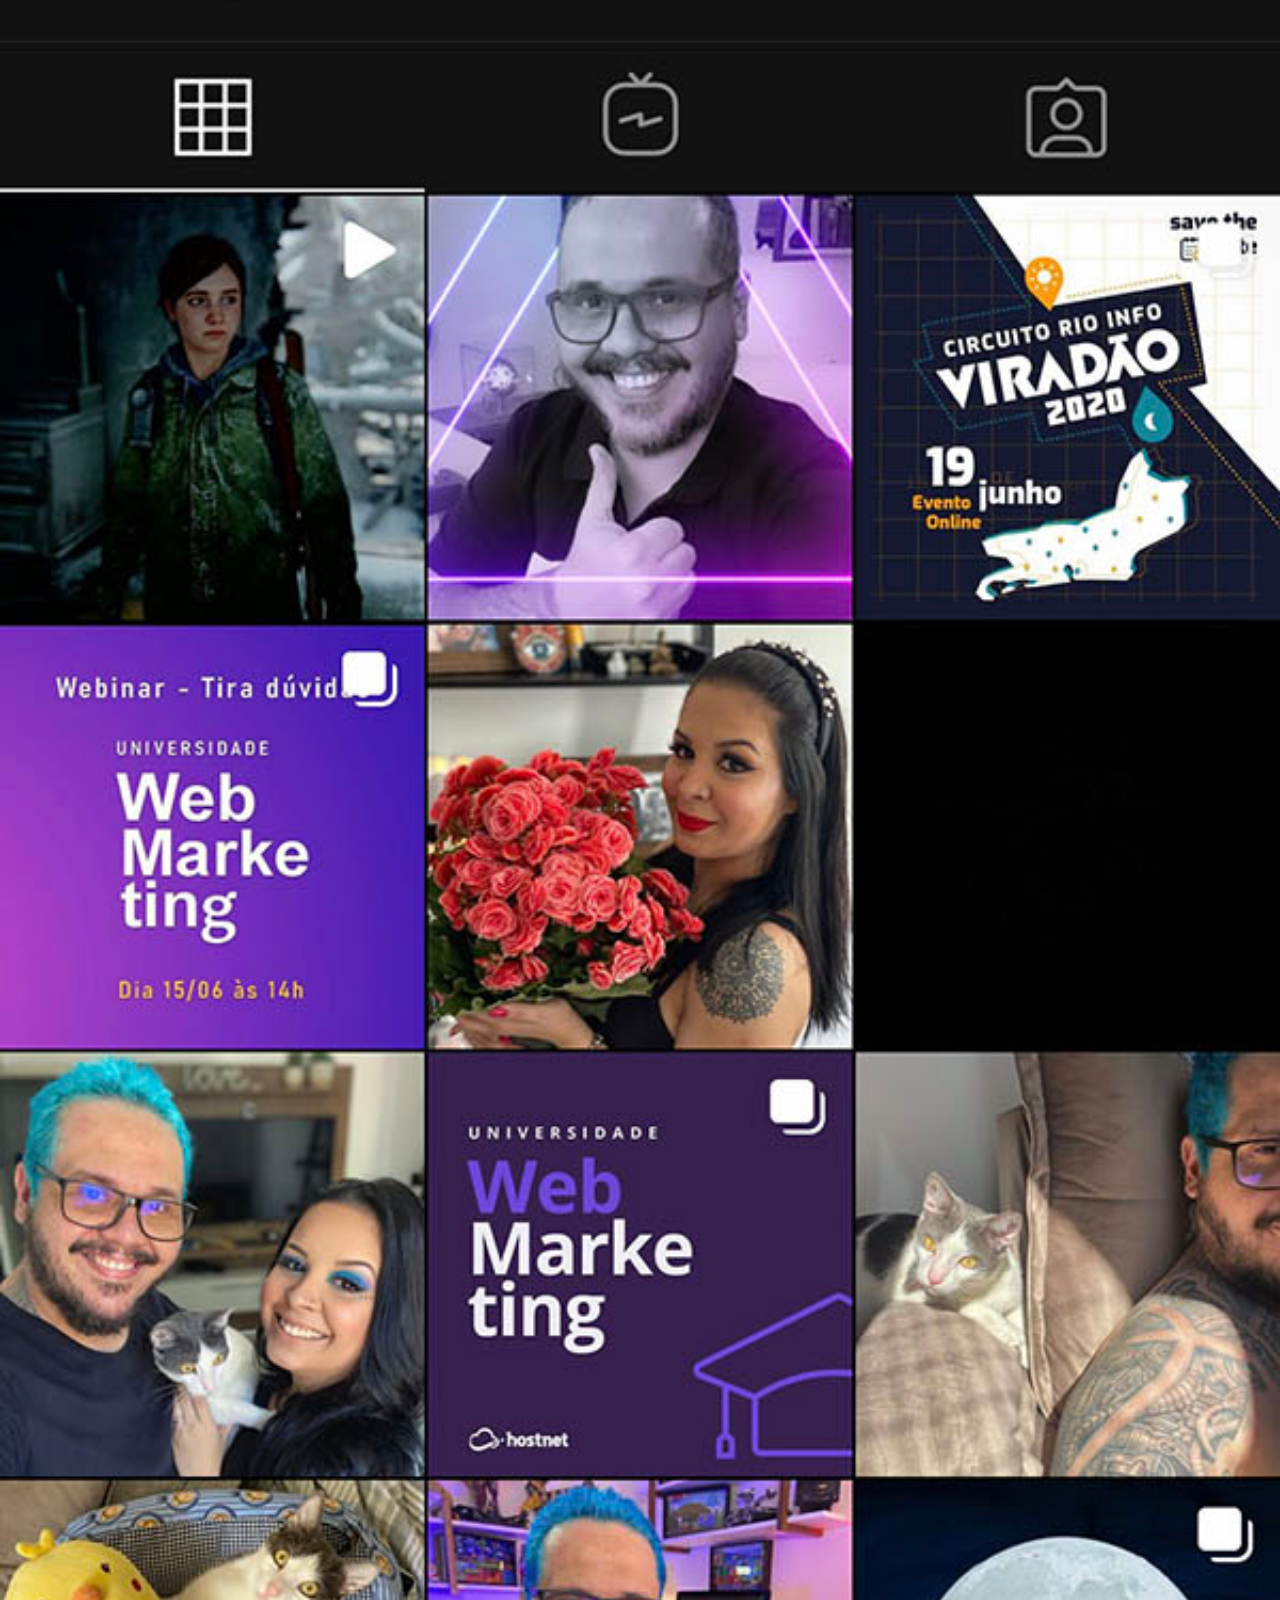
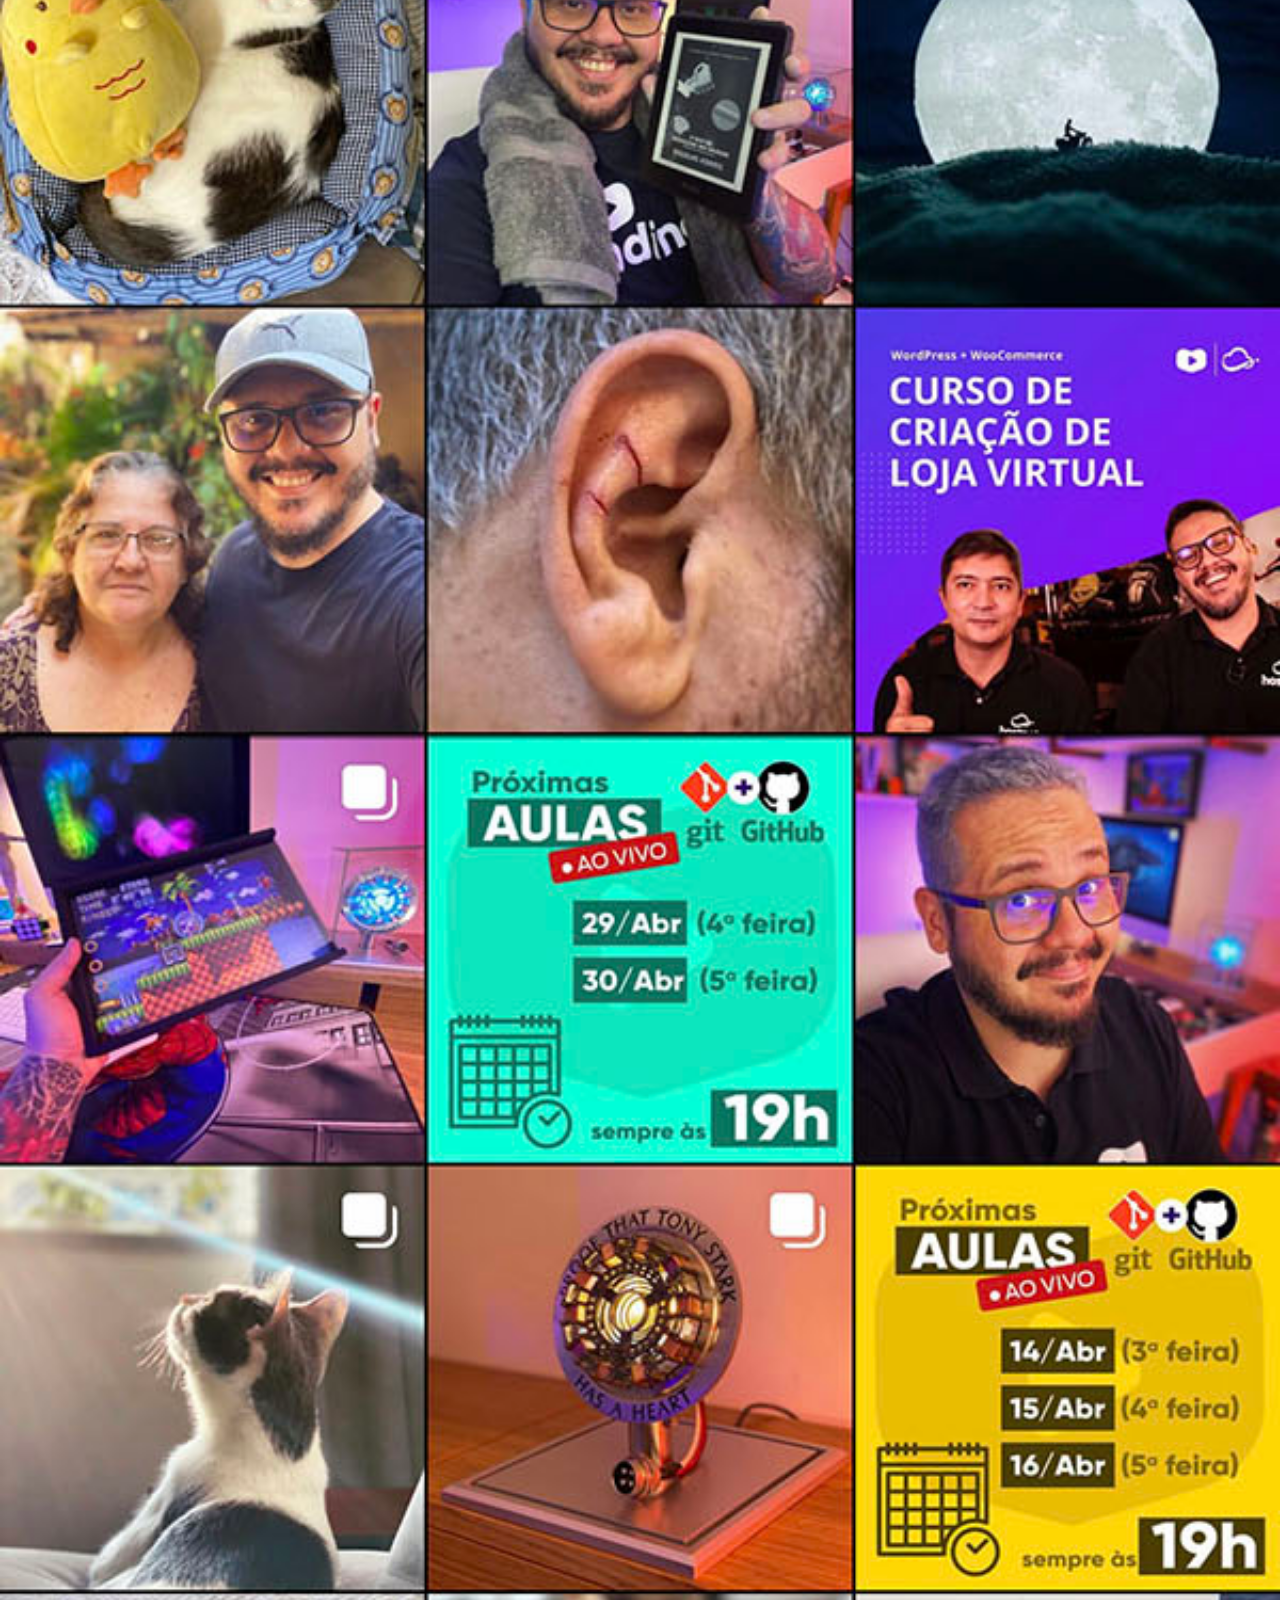
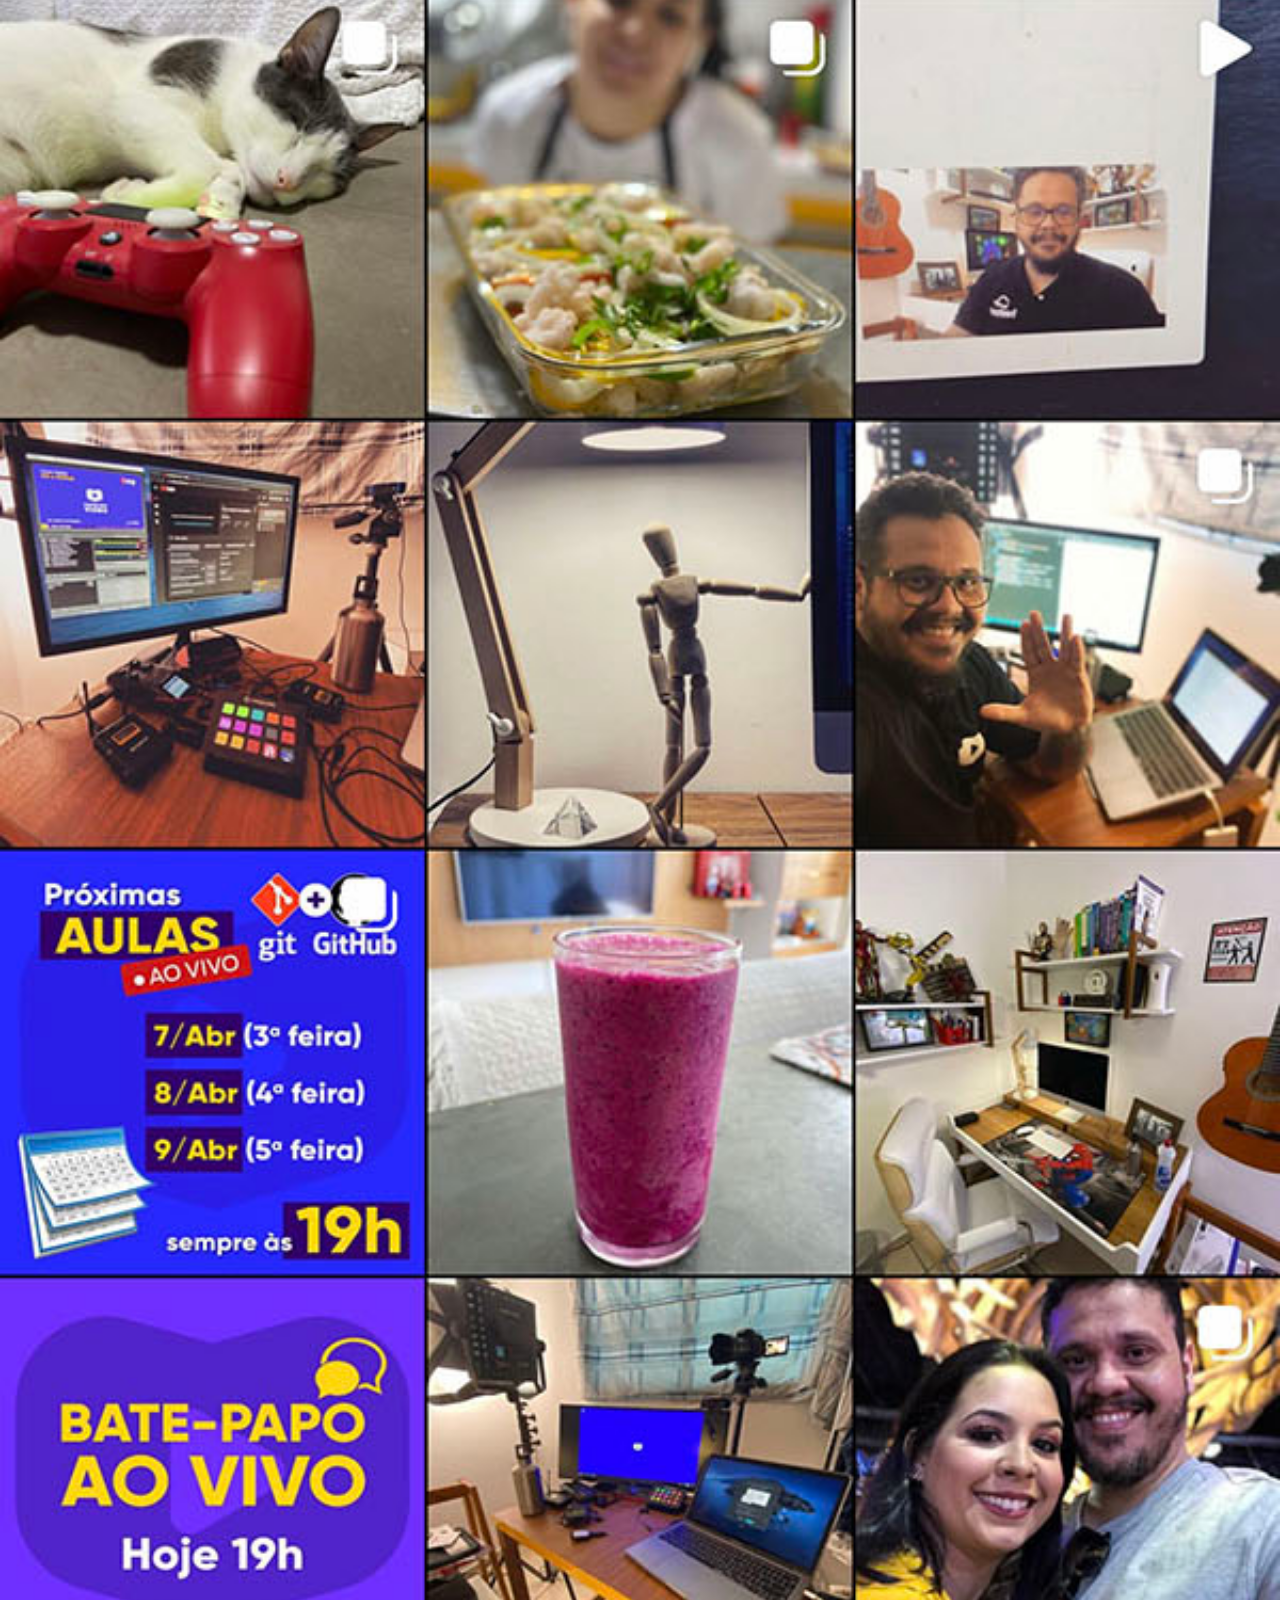
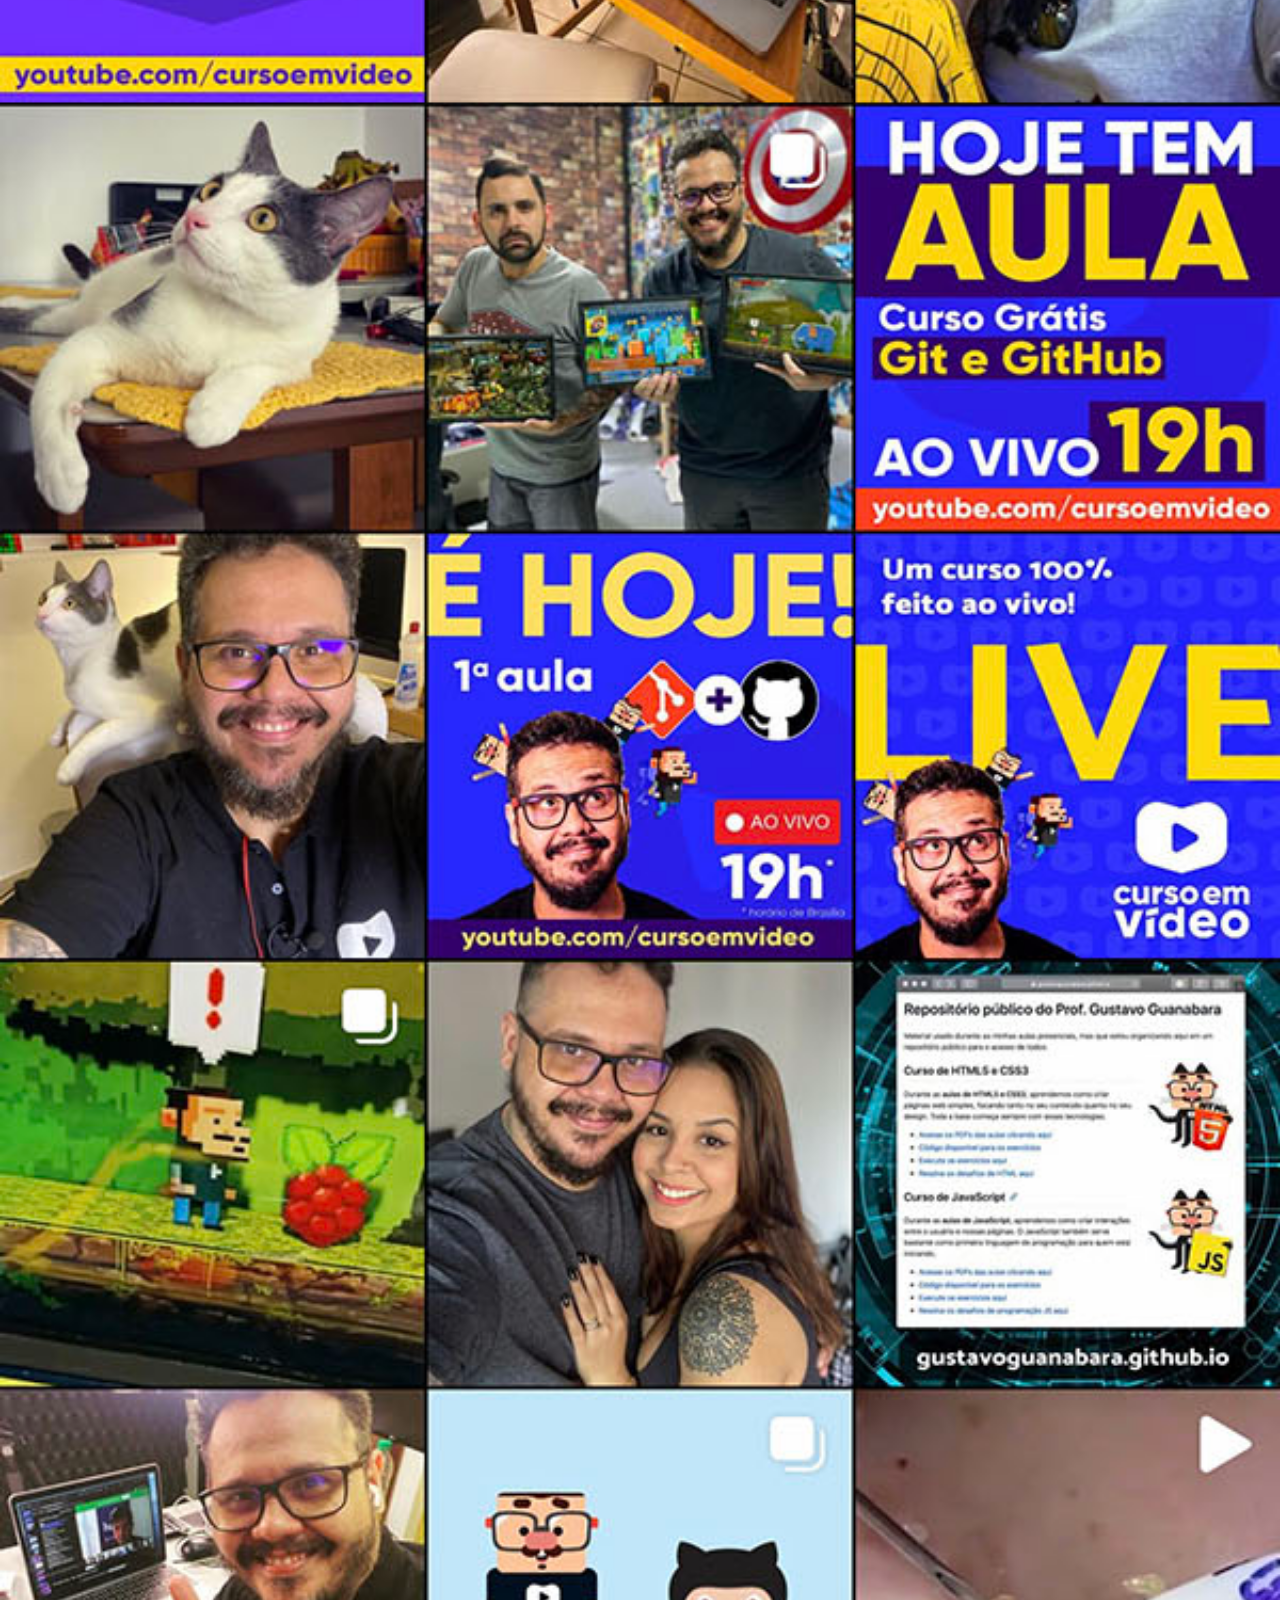
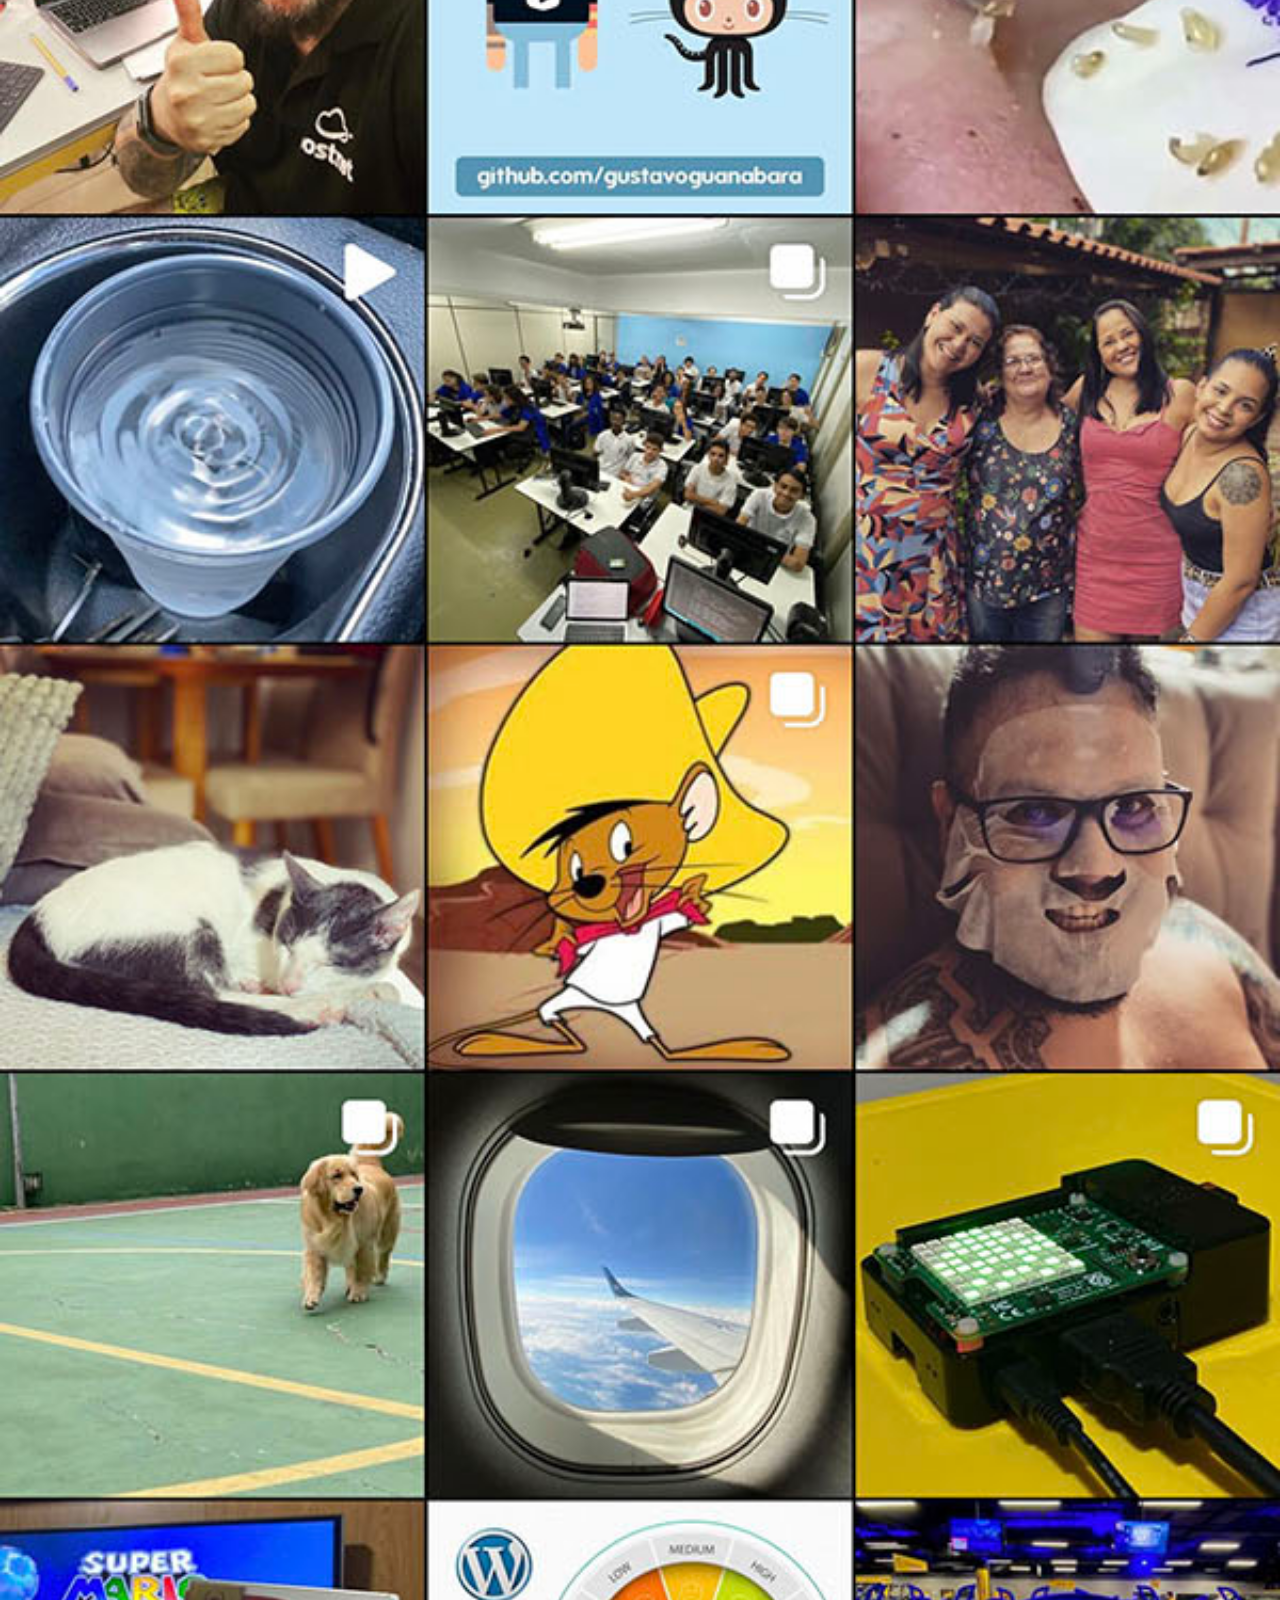
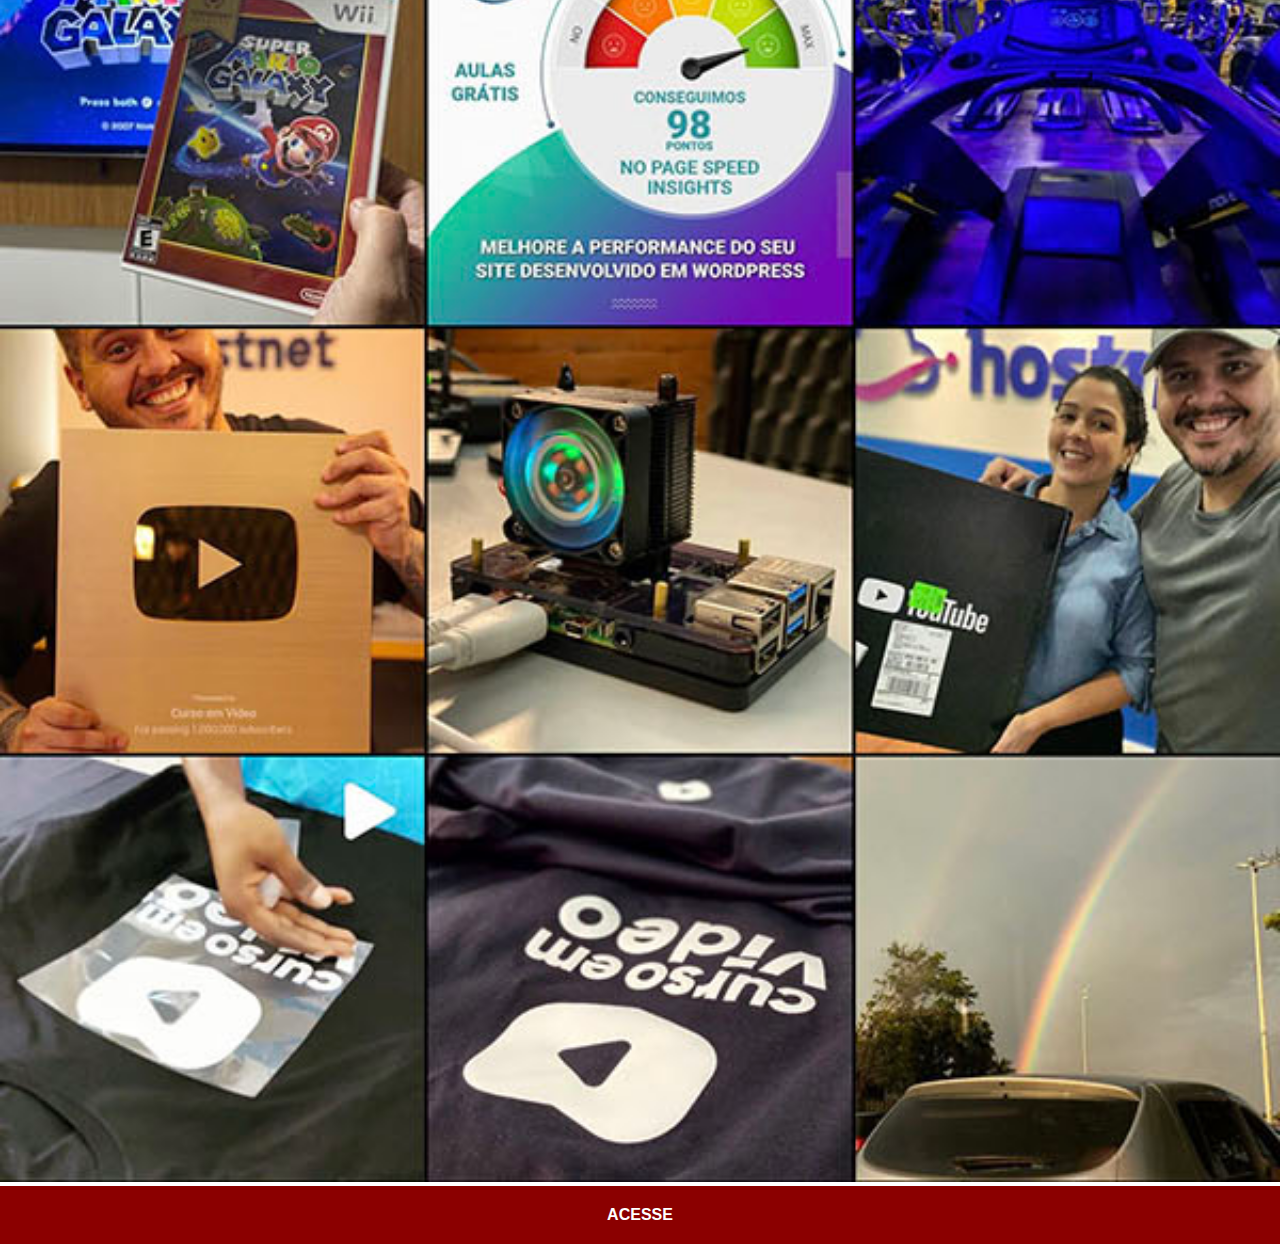
<file: instagram.html>
<!DOCTYPE html>
<html lang="pt-br">
<head>
    <meta charset="UTF-8">
    <meta http-equiv="X-UA-Compatible" content="IE=edge">
    <meta name="viewport" content="width=device-width, initial-scale=1.0">
    <link rel="stylesheet" href="estilos/social.css">
    <title>Instagram</title>
</head>
<body>
    <img src="imagens/tela-instagram.jpg" alt="Instagran">
    <a href="https://www.instagram.com/p/Cf7TBNbsuLS/" targert="_blank" >ACESSE</a>
</body>
</html>
</file>
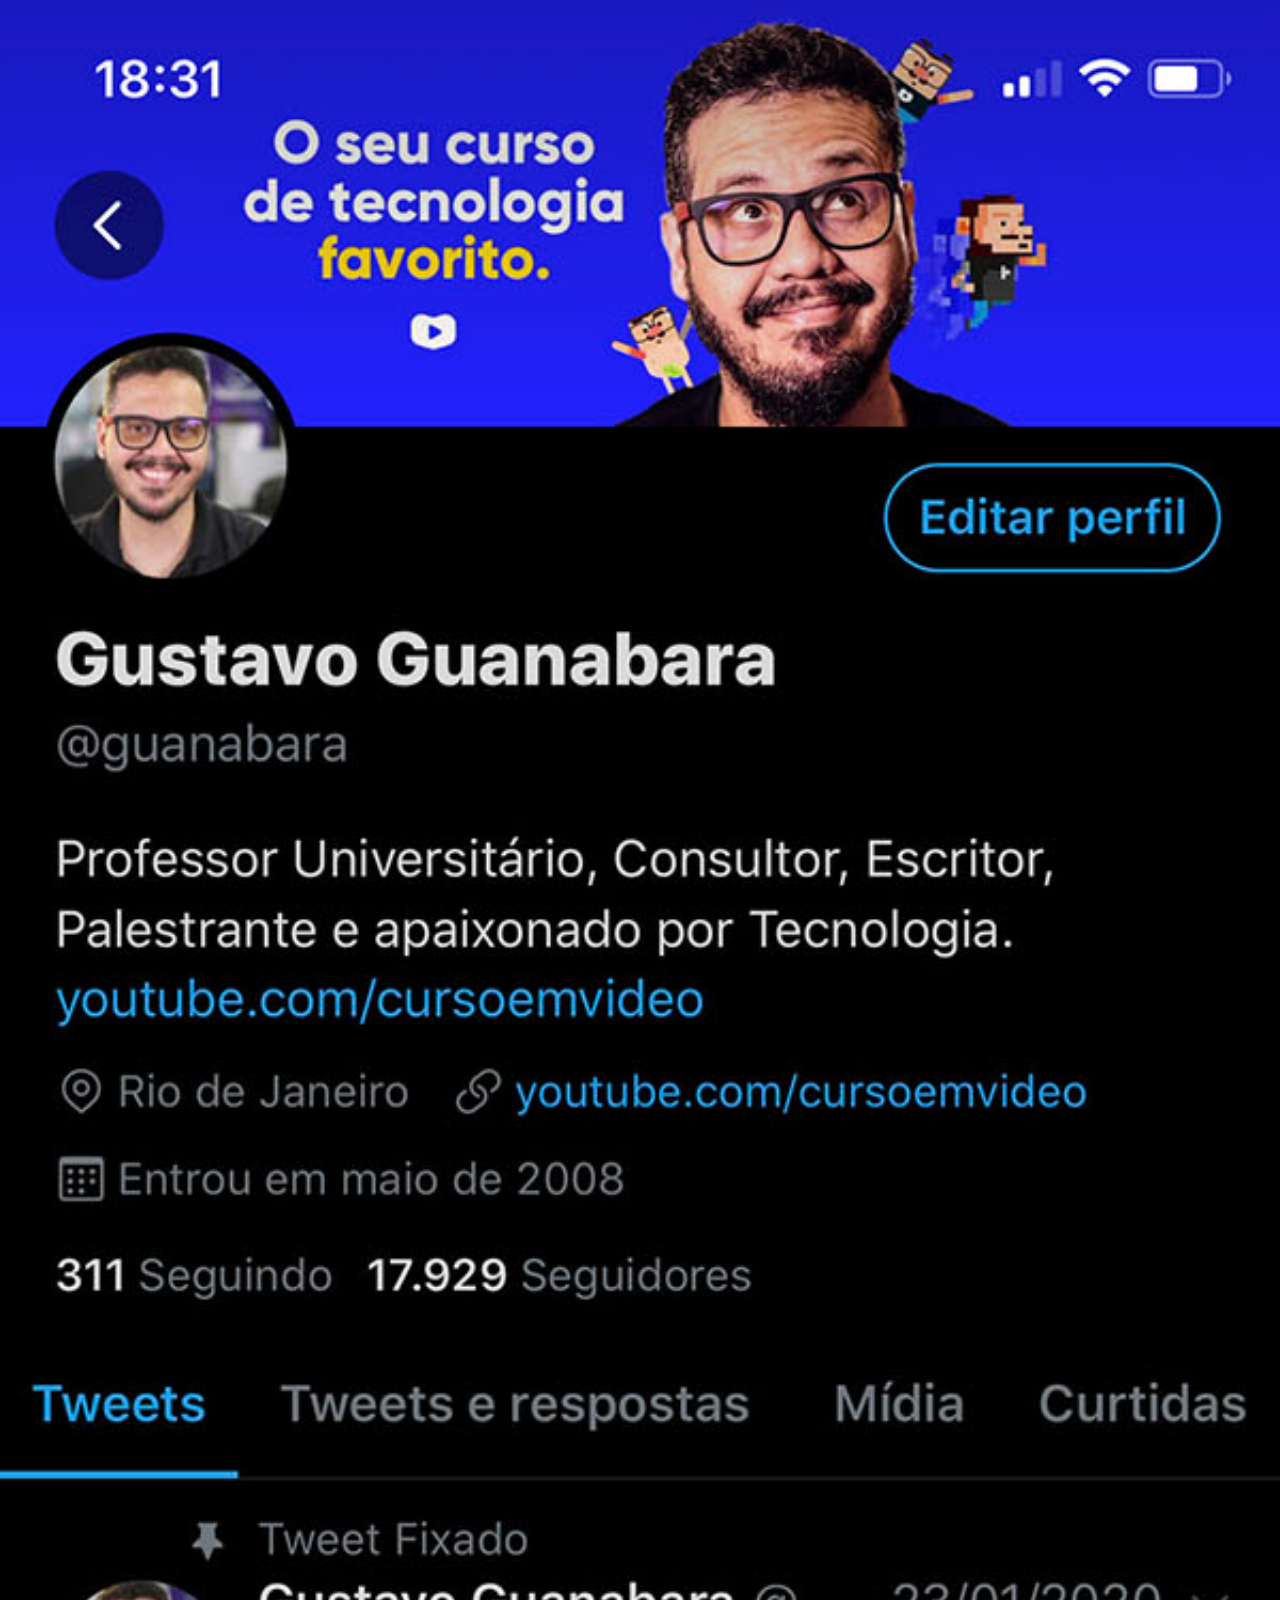
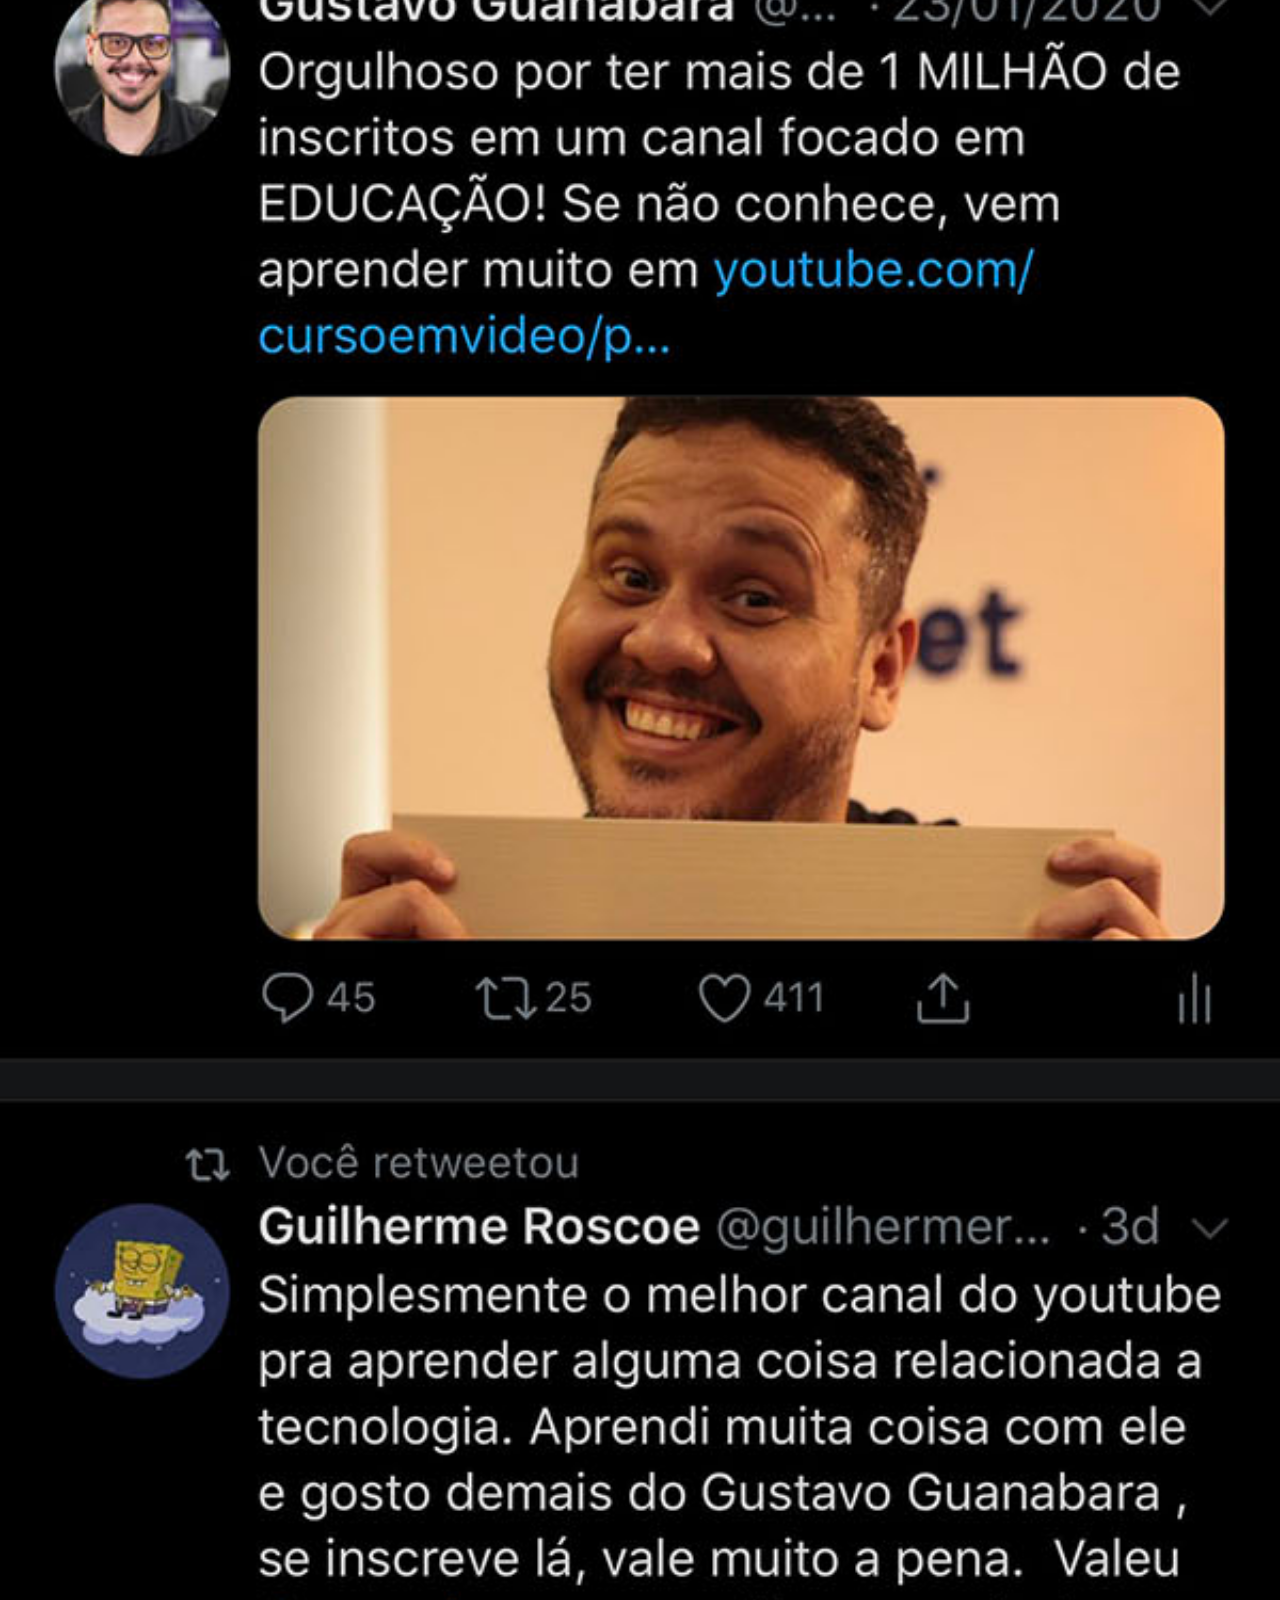
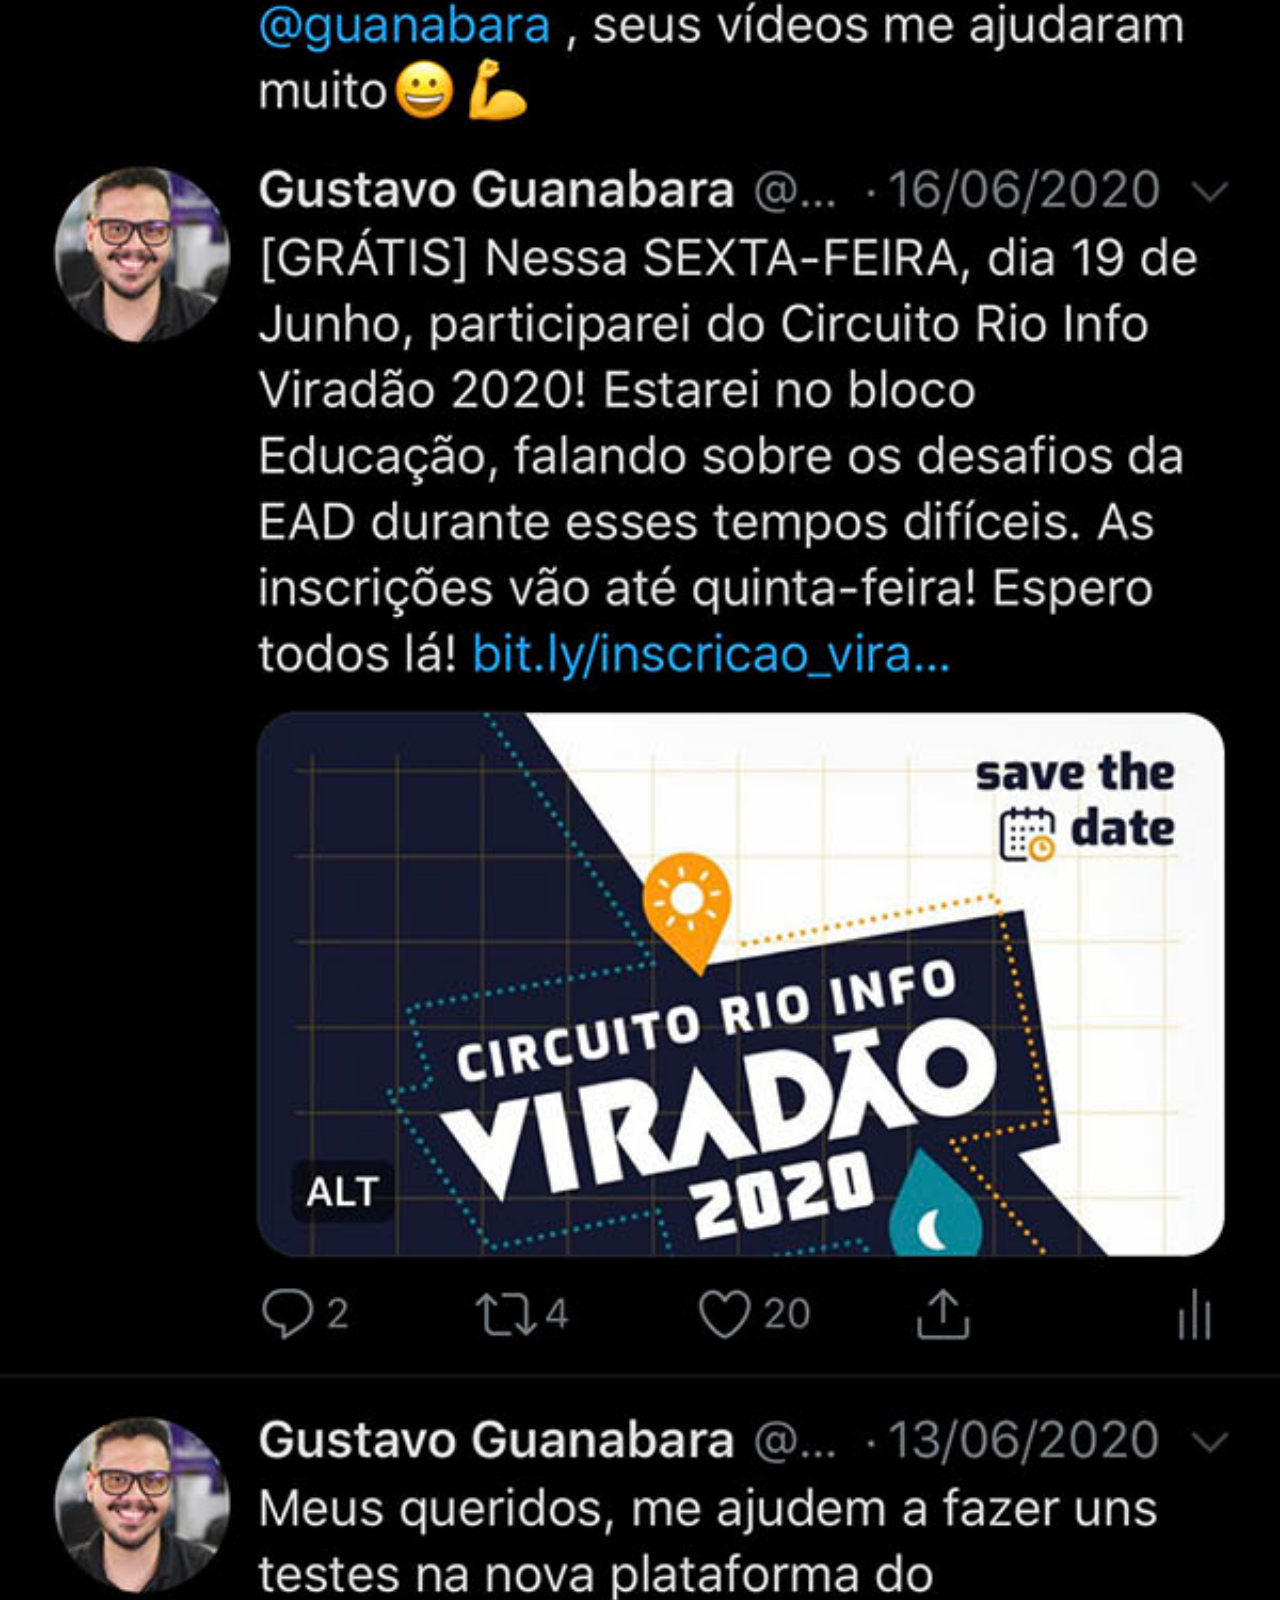
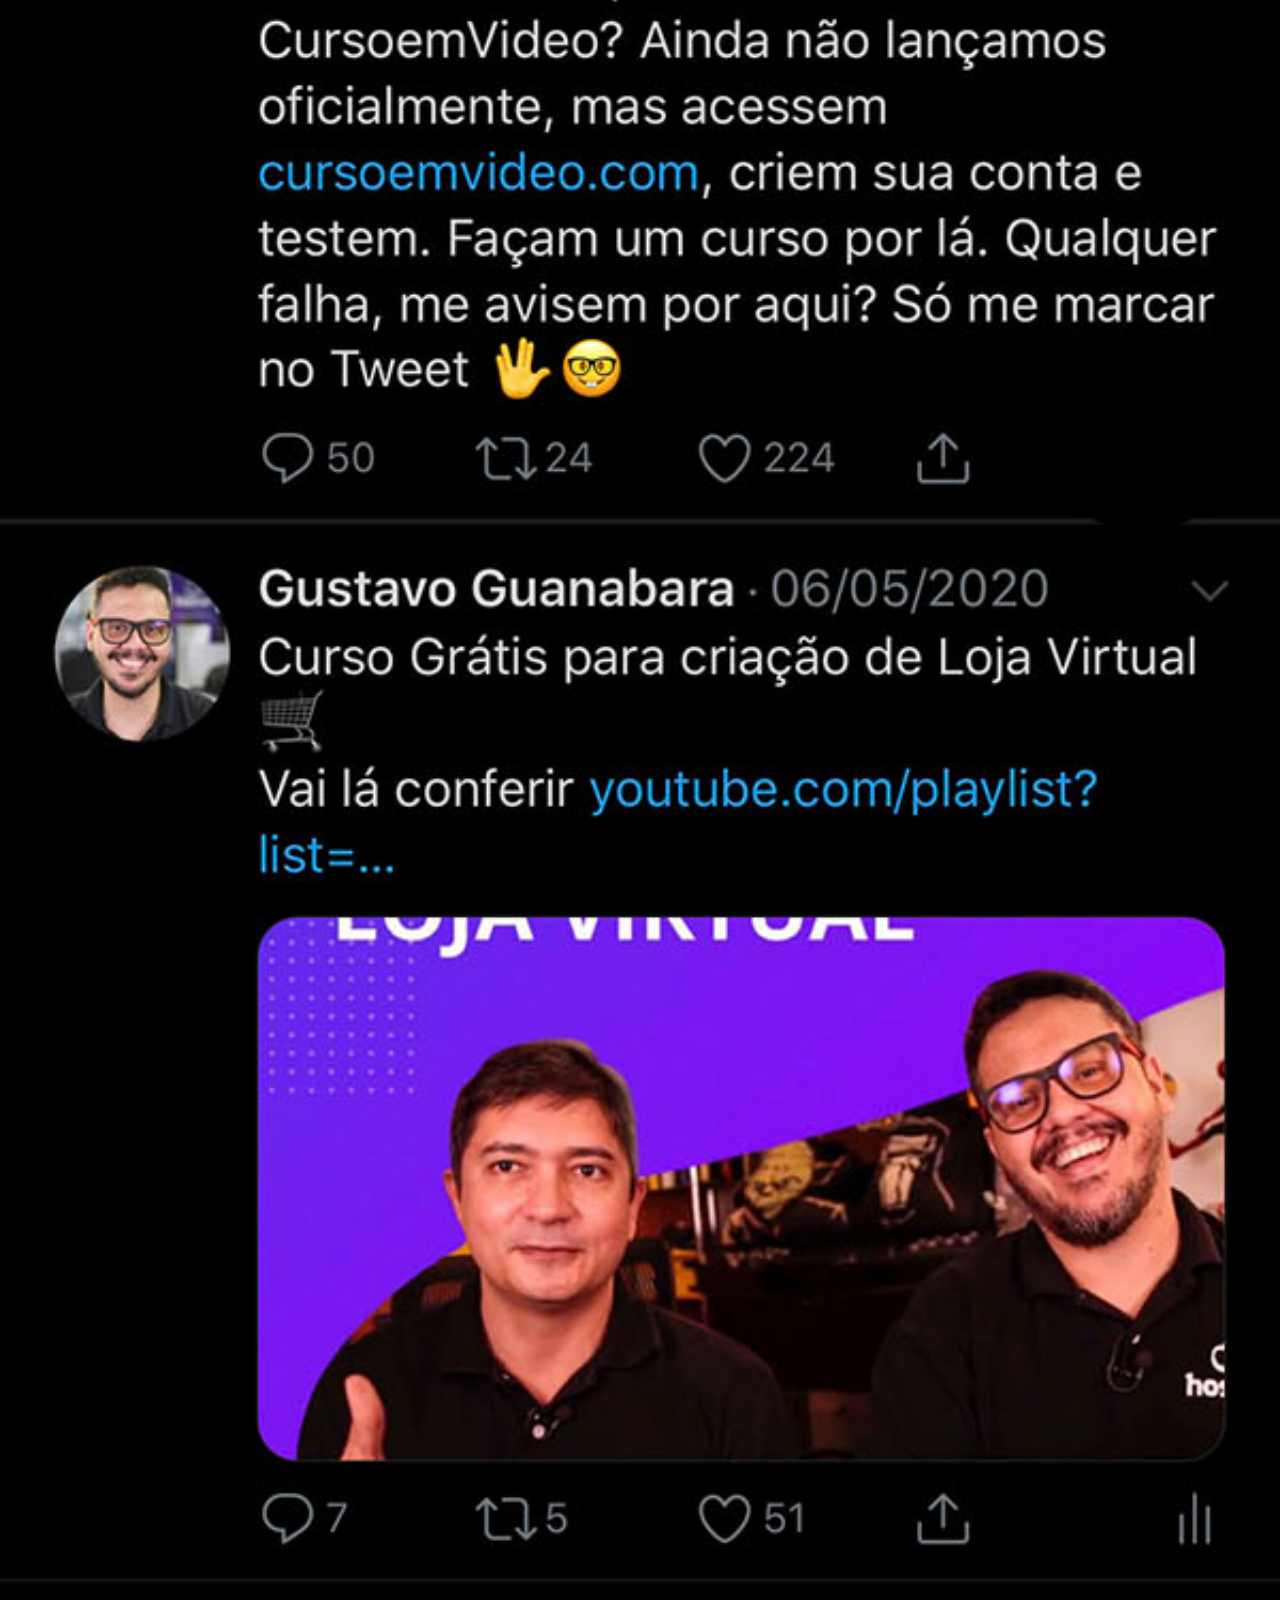
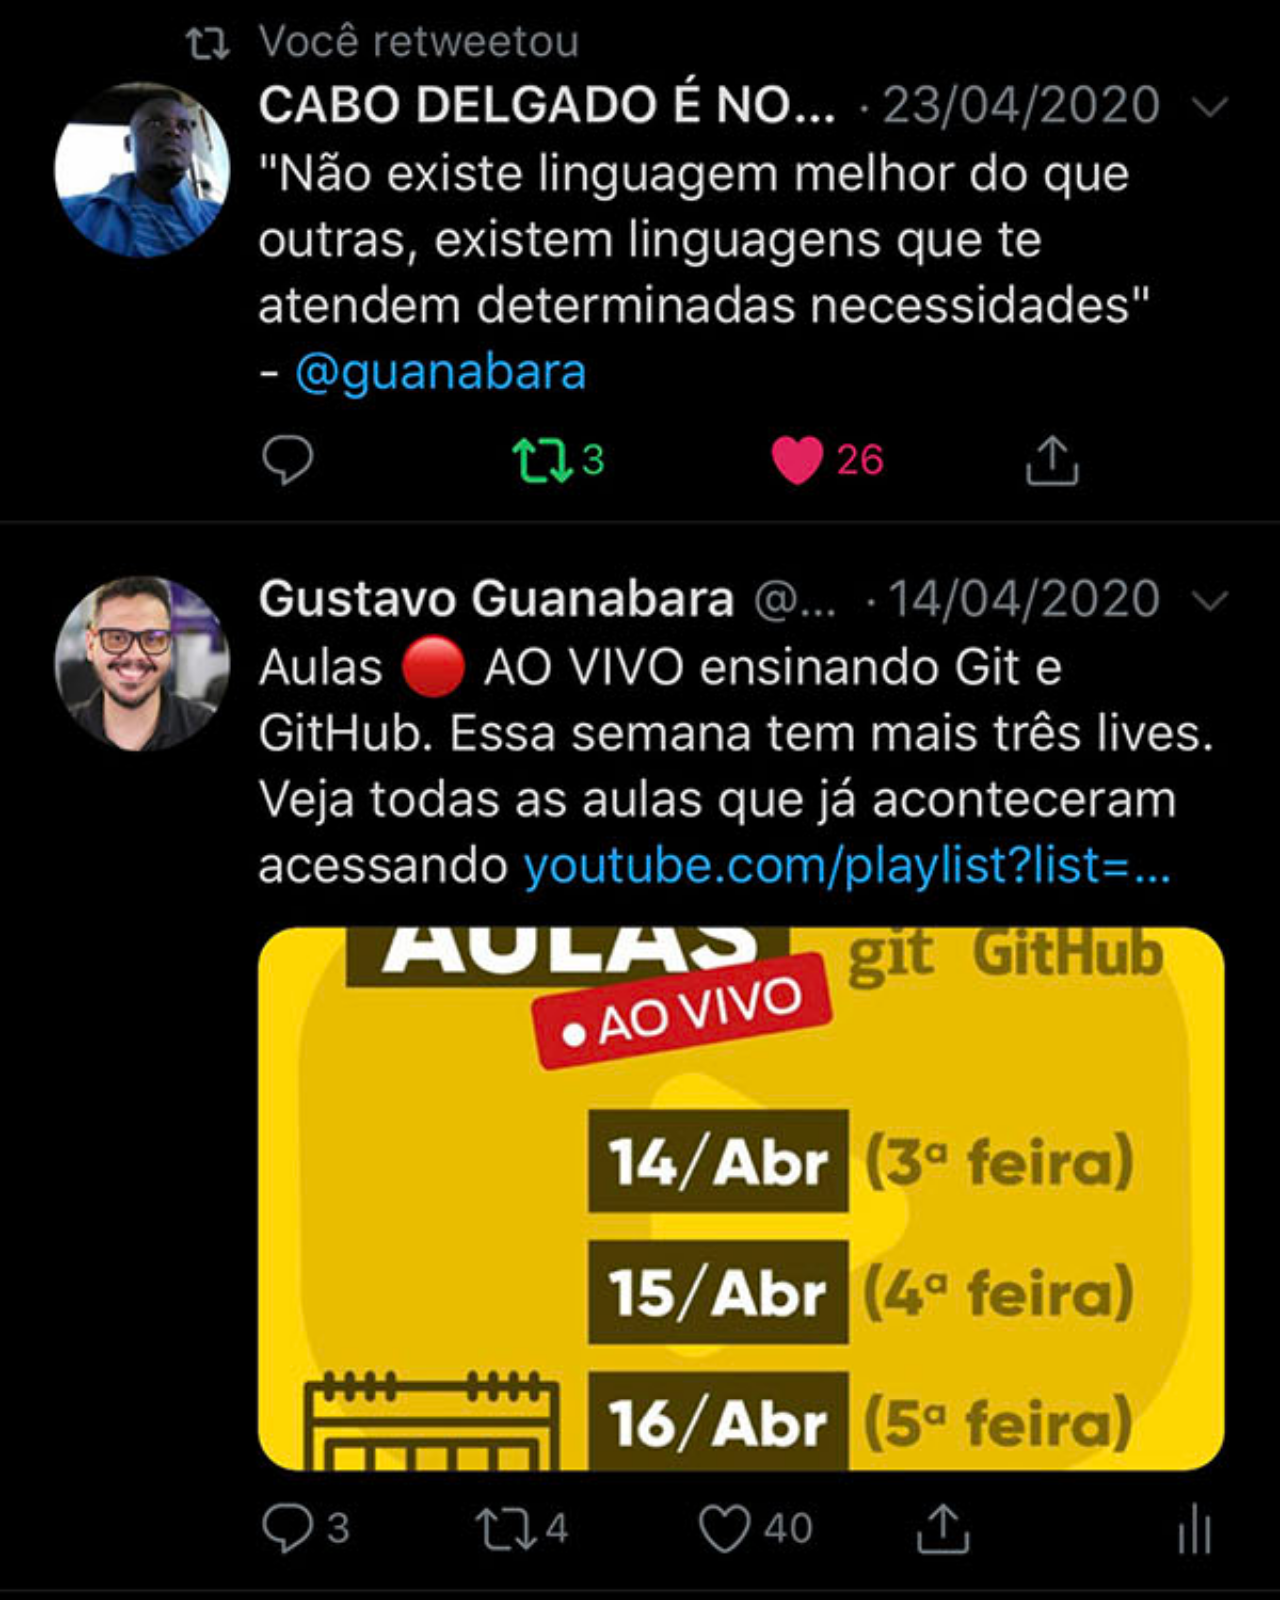
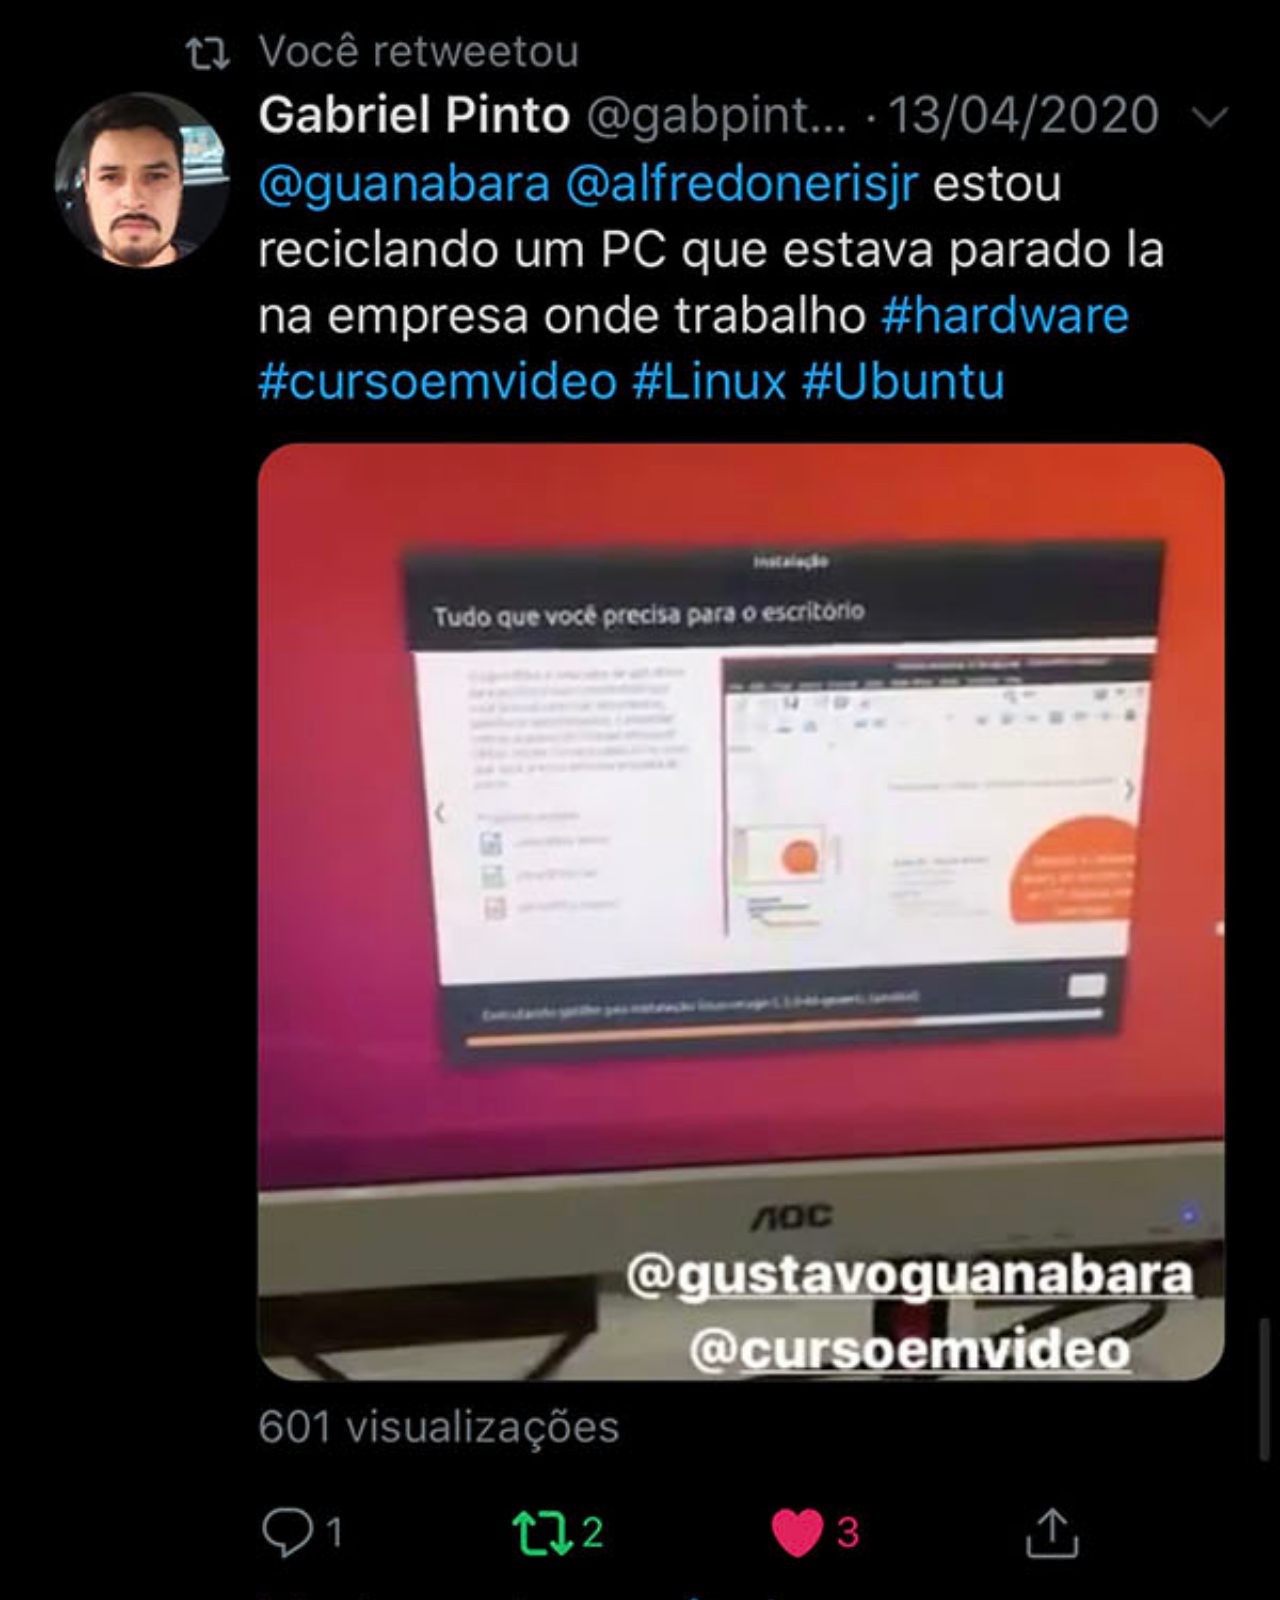
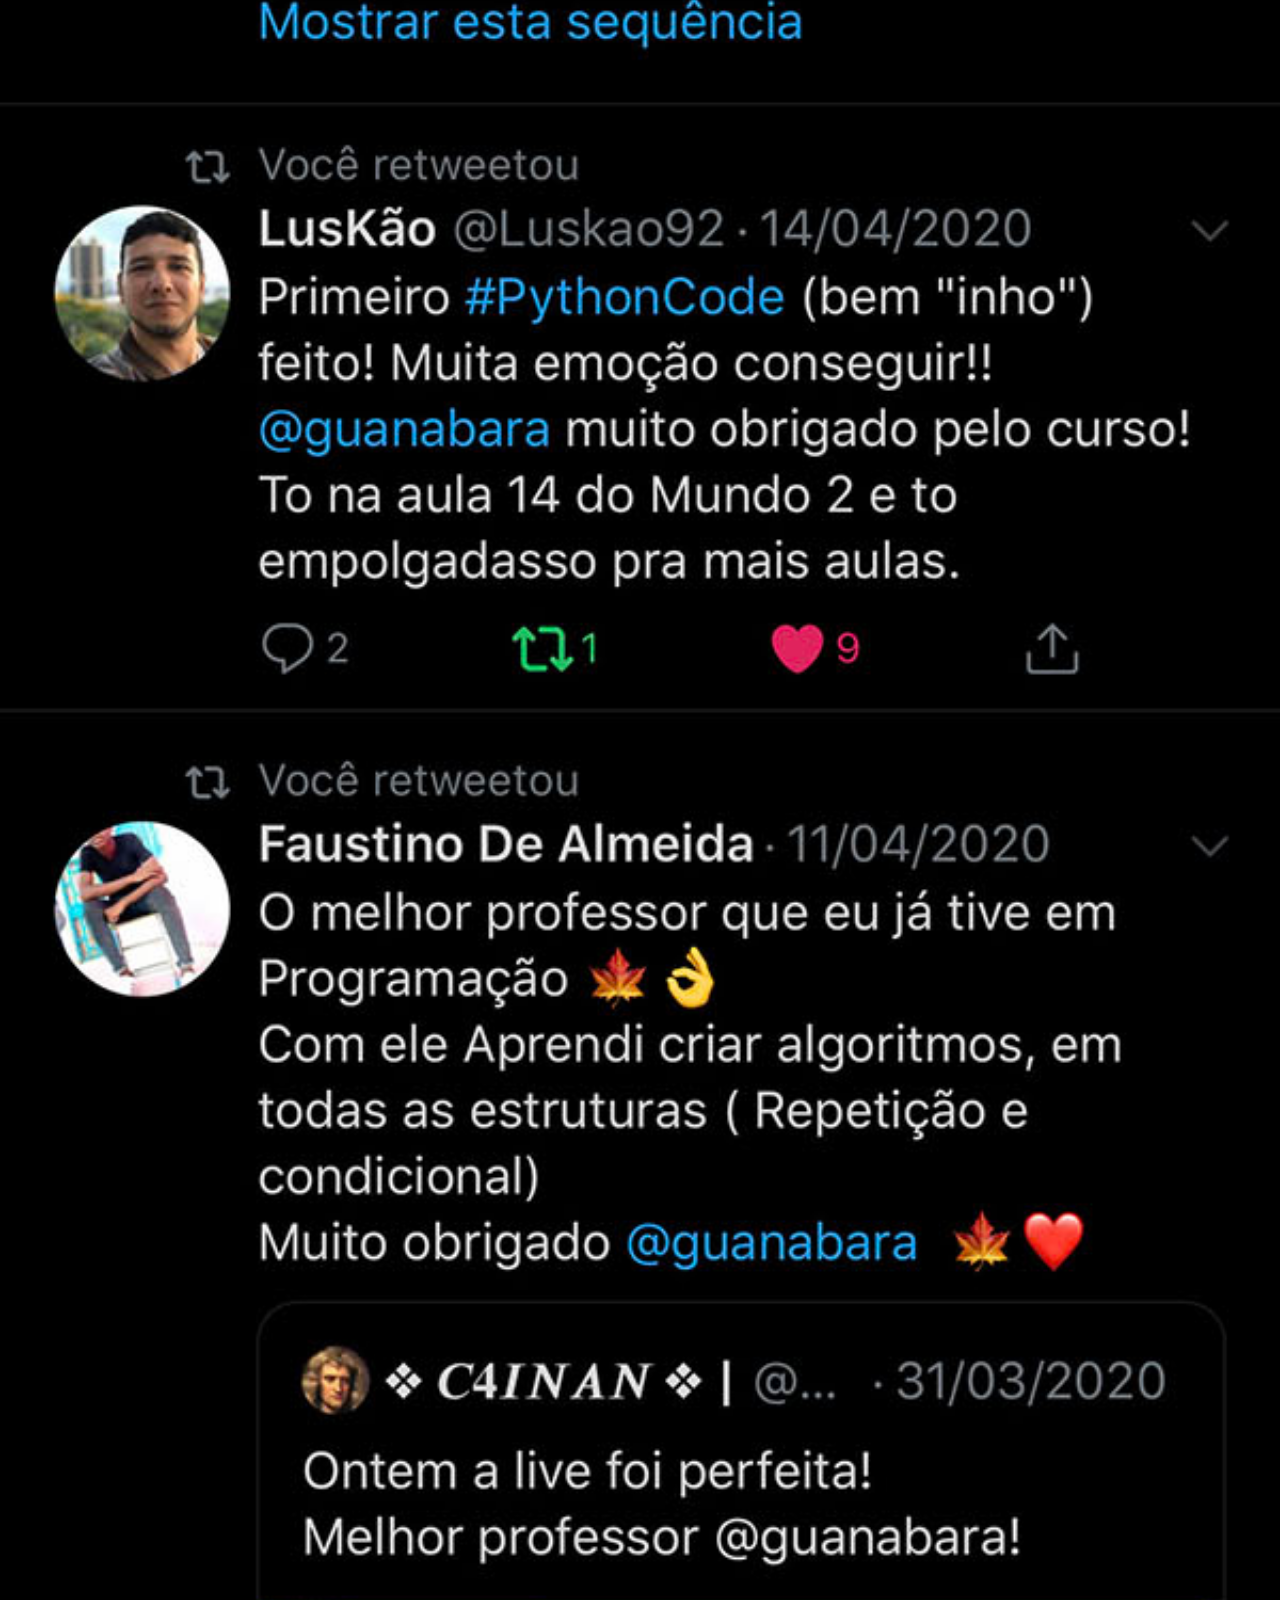
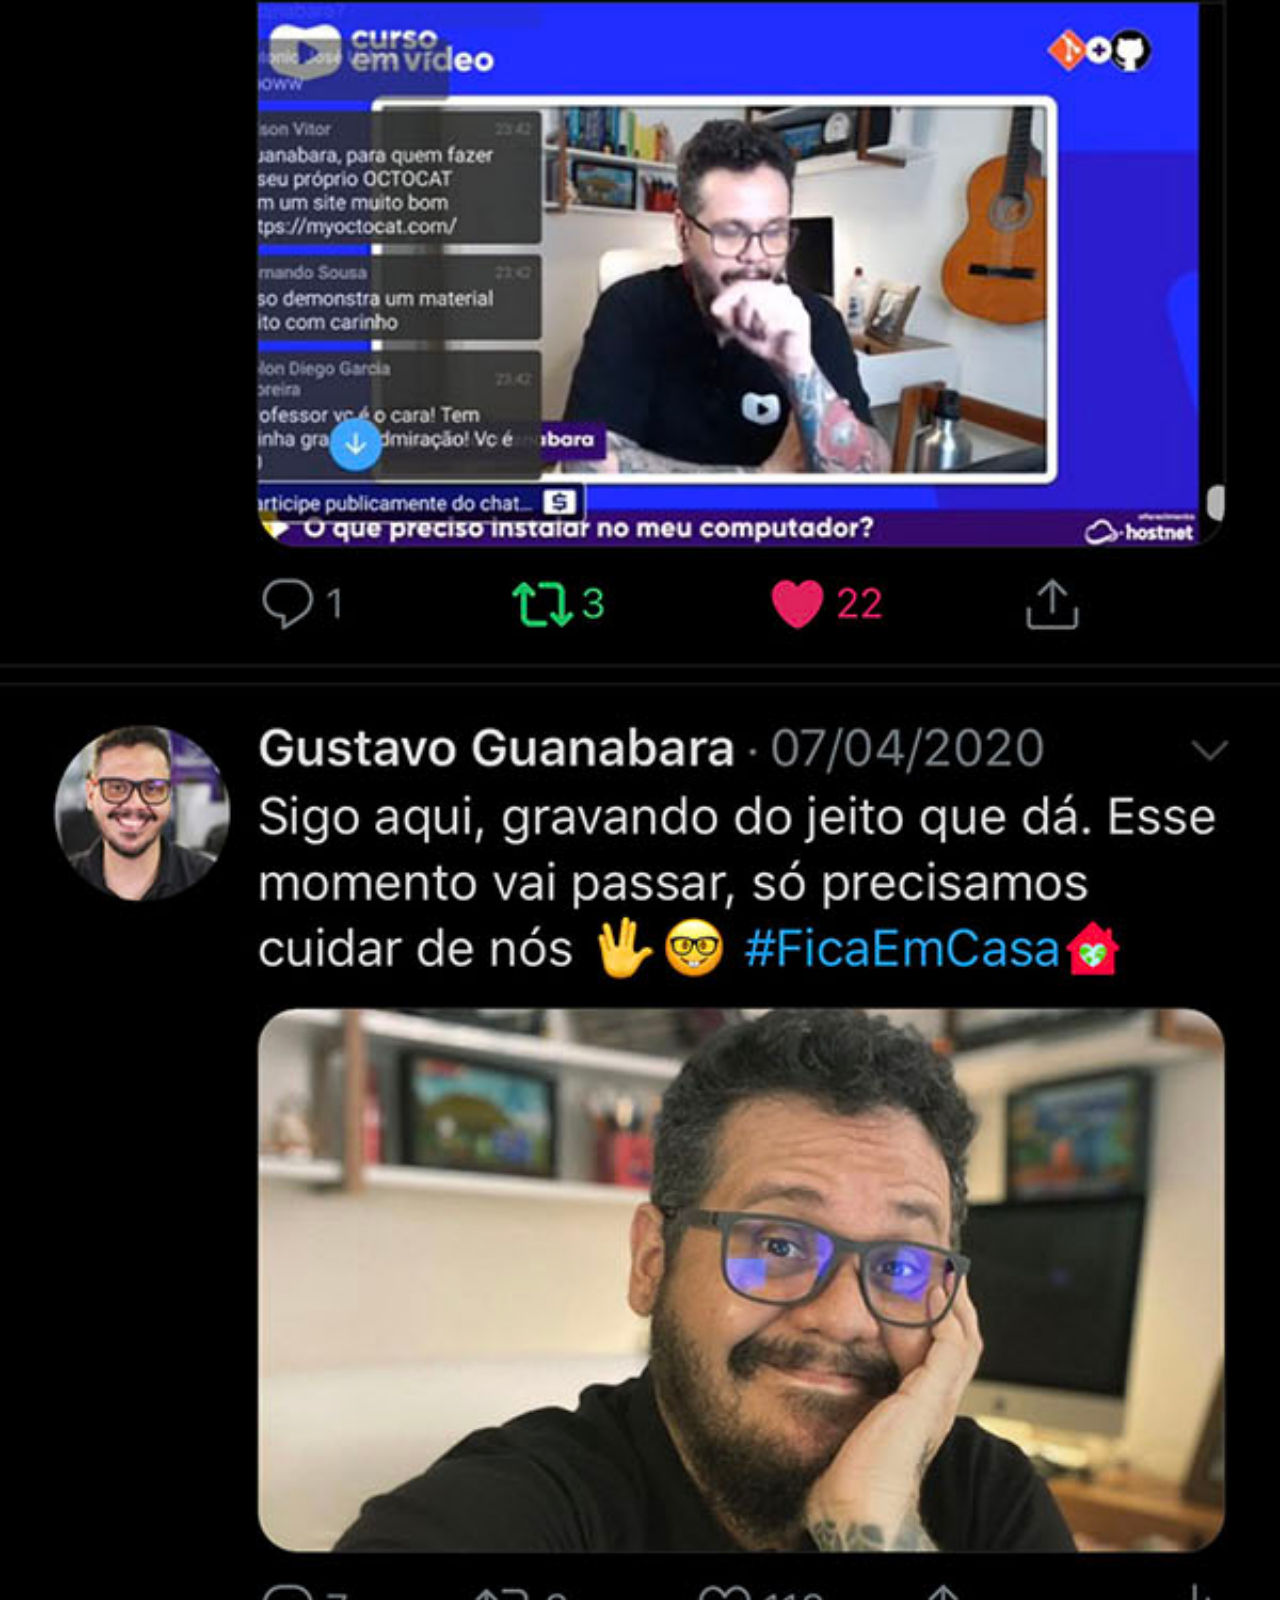
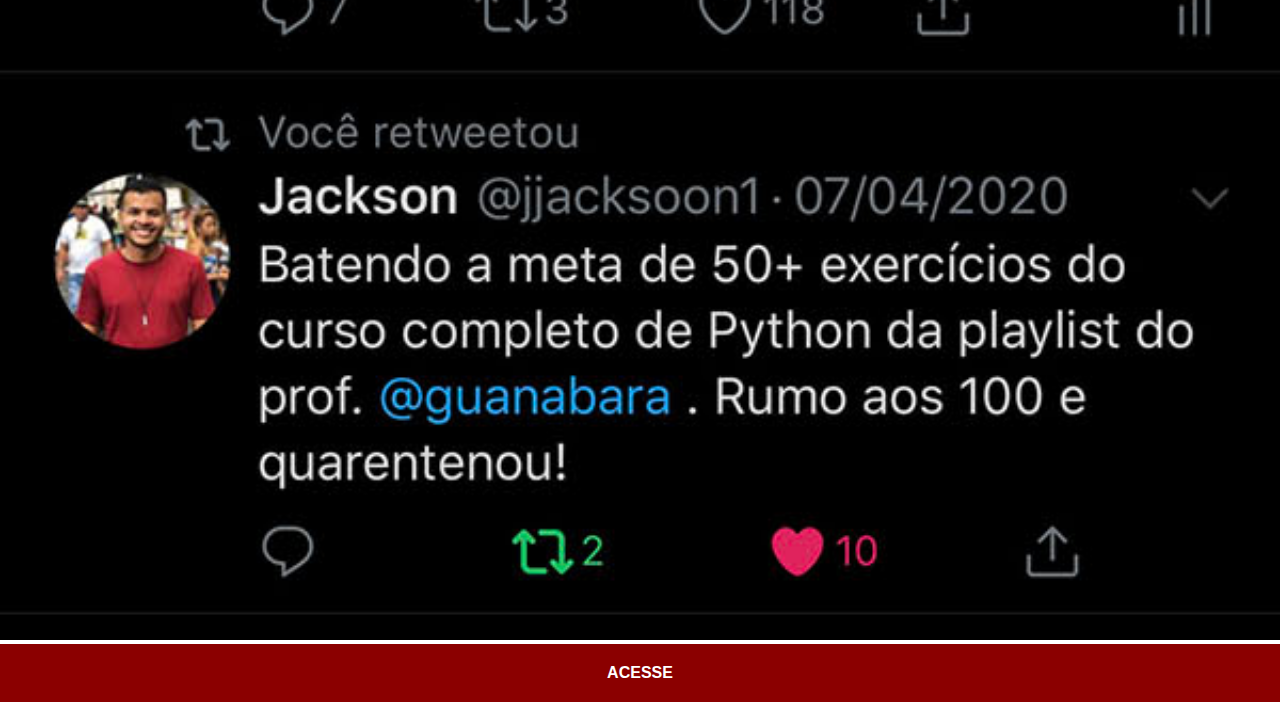
<file: twitter.html>
<!DOCTYPE html>
<html lang="pt-br">
<head>
    <meta charset="UTF-8">
    <meta http-equiv="X-UA-Compatible" content="IE=edge">
    <meta name="viewport" content="width=device-width, initial-scale=1.0">
    <link rel="stylesheet" href="estilos/social.css">
    <title>Twitter</title>
</head>
<body>
    <img src="imagens/tela-twitter.jpg" alt="Twitter">
    <a href="#">ACESSE</a>
</body>
</html>
</file>
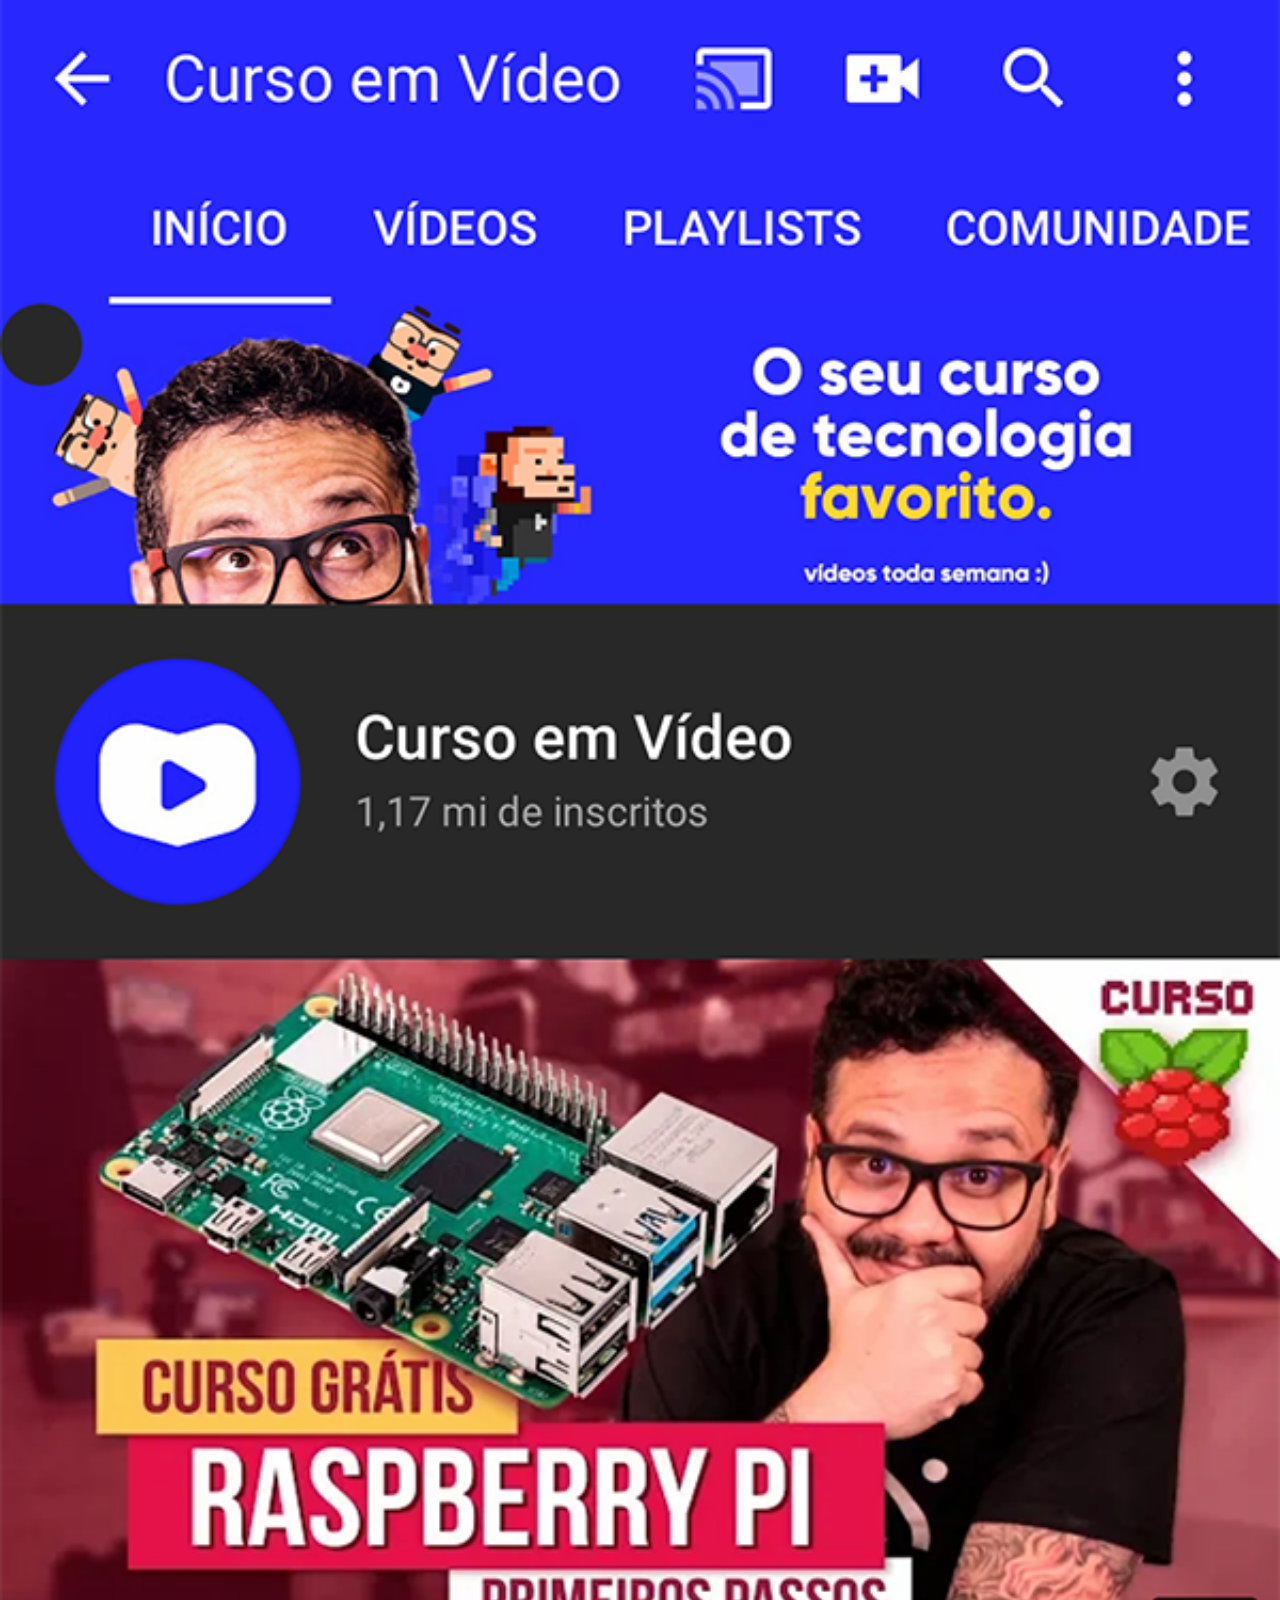
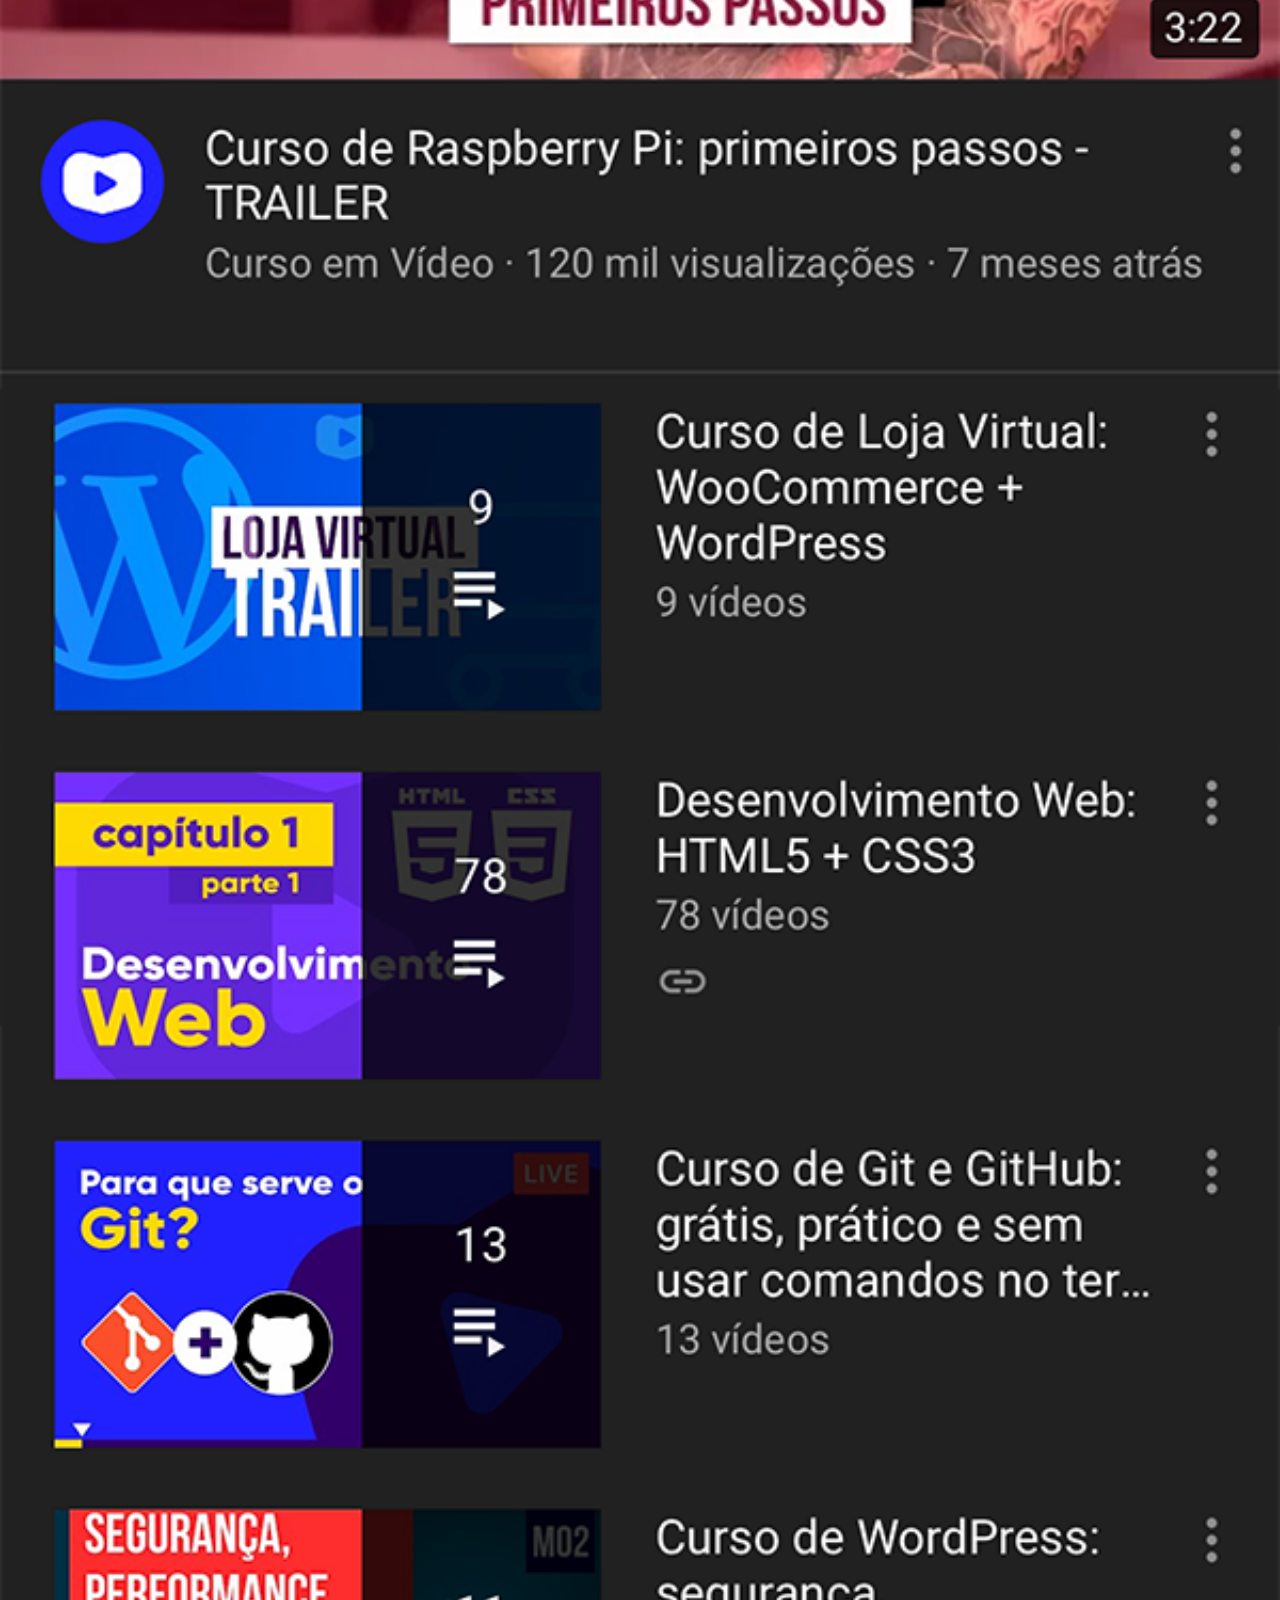
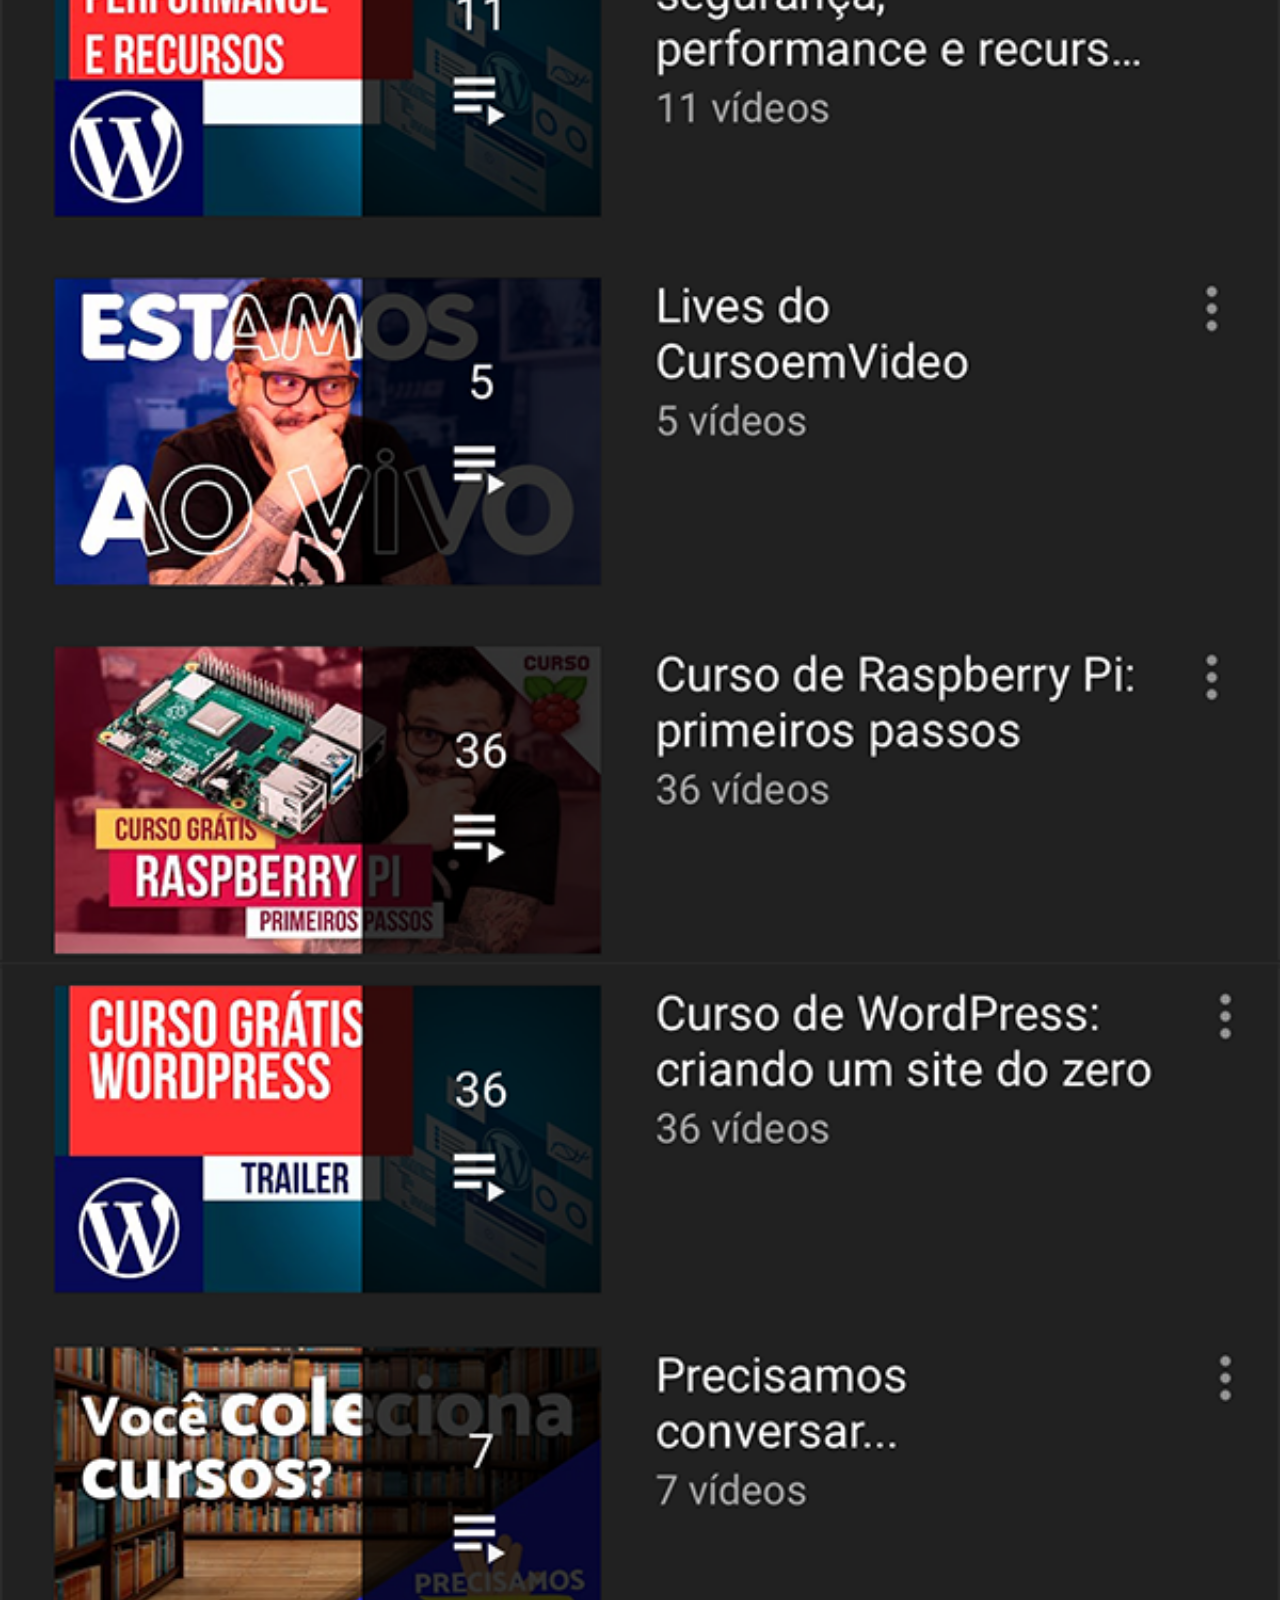
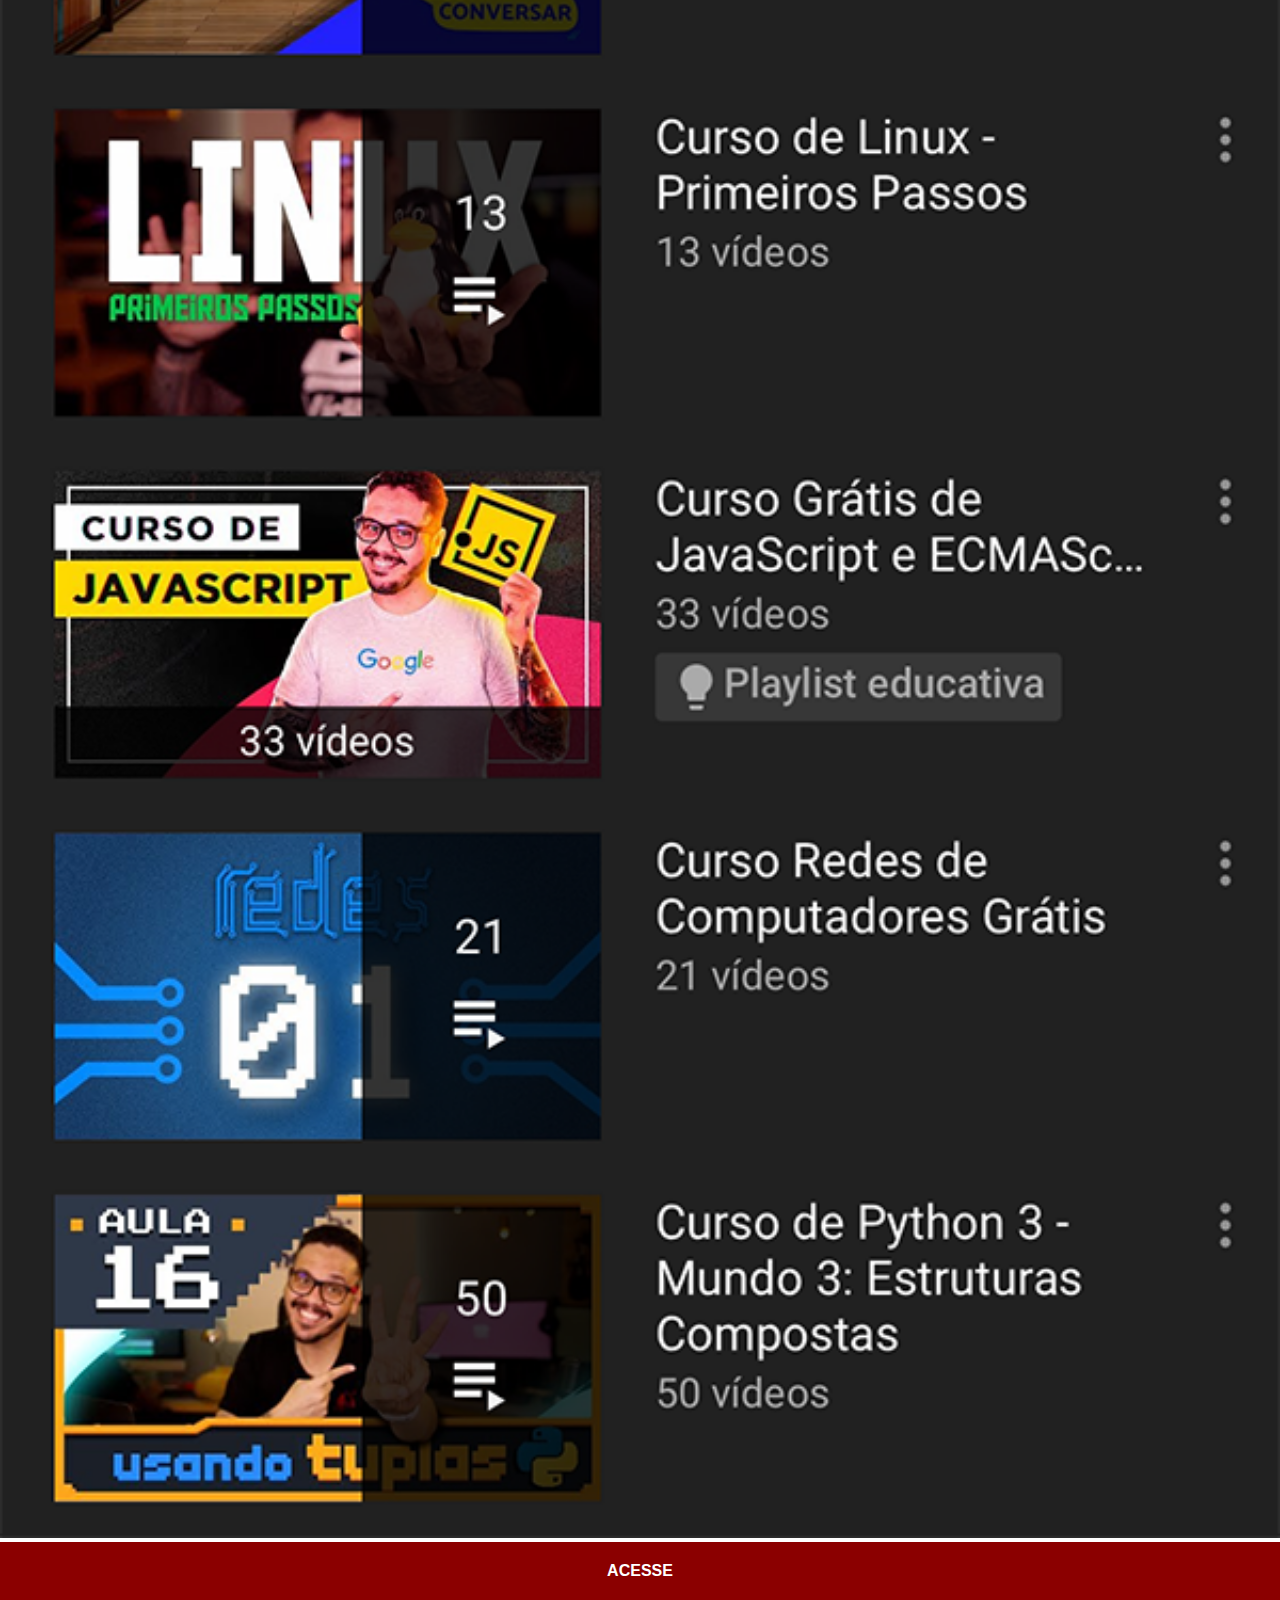
<file: youtube.html>
<!DOCTYPE html>
<html lang="pt-br">
<head>
    <meta charset="UTF-8">
    <meta http-equiv="X-UA-Compatible" content="IE=edge">
    <meta name="viewport" content="width=device-width, initial-scale=1.0">
    <link rel="stylesheet" href="estilos/social.css">
    <title>YouTube</title>
</head>
<body>
    <img src="imagens/tela-youtube.png" alt="YouTube">
    <a href="https://www.youtube.com/c/CursoemV%C3%ADdeo" target="_blank">ACESSE</a>
</body>
</html>
</file>
<file: estilos/style.css>
@charset "UTF-8";

*{
    margin: 0px;
    padding:0px;
    font-family: Arial, Helvetica, sans-serif;
}

html, body{
    height: 100vh;
    width: 100vw;
    background-color: black;
}

body{
    background: url('../imagens/fundo-madeira.jpg')no-repeat top center;
    background-size: cover;
    background-attachment: fixed;
}

main{
    position: relative;
    height: 100vh;
}

section#telefone{
    position: absolute;
    top: 50%;
    left: 50%;
    transform: translate(-50%, -50%);
    height: 627px;
    width: 311px;
    background: url('../imagens/frame-iphone.png')no-repeat;
}

iframe#tela{
    position: relative;
    top: 80px;
    left: 22px;
    width:267px;
    height: 471px;
}

section#redes-sociais{
    text-align: right;
}

section#redes-sociais img{
    width: 50px;
    margin: 10px;
    border-radius: 50%;
    box-shadow: 2px 2px 5px rgba(0, 0, 0, 0.514);
}

section#redes-sociais img:hover{
    border: 2px solid rgb(207, 207, 207);
    transform: translate(-3px, -3px);
    box-shadow: 5px 5px 10px rgba(0, 0, 0, 0.575);
    transition: transform .3s, border .5s;
}
</file>
<file: estilos/social.css>
@charset "UTF-8";

*{
    margin: 0px;
    padding: 0px;
    font-family: Arial, Helvetica, sans-serif;
}
img{
    width:100vw
}

::-webkit-scrollbar{
    width: 0;
    height: 0;
}
a{
    display: block;
    background-color: darkred;
    color: white;
    padding: 20px;
    text-align: center;
    font-weight: bolder;
    text-decoration: none;
}
a:hover{
    background-color: red;
}
</file>
